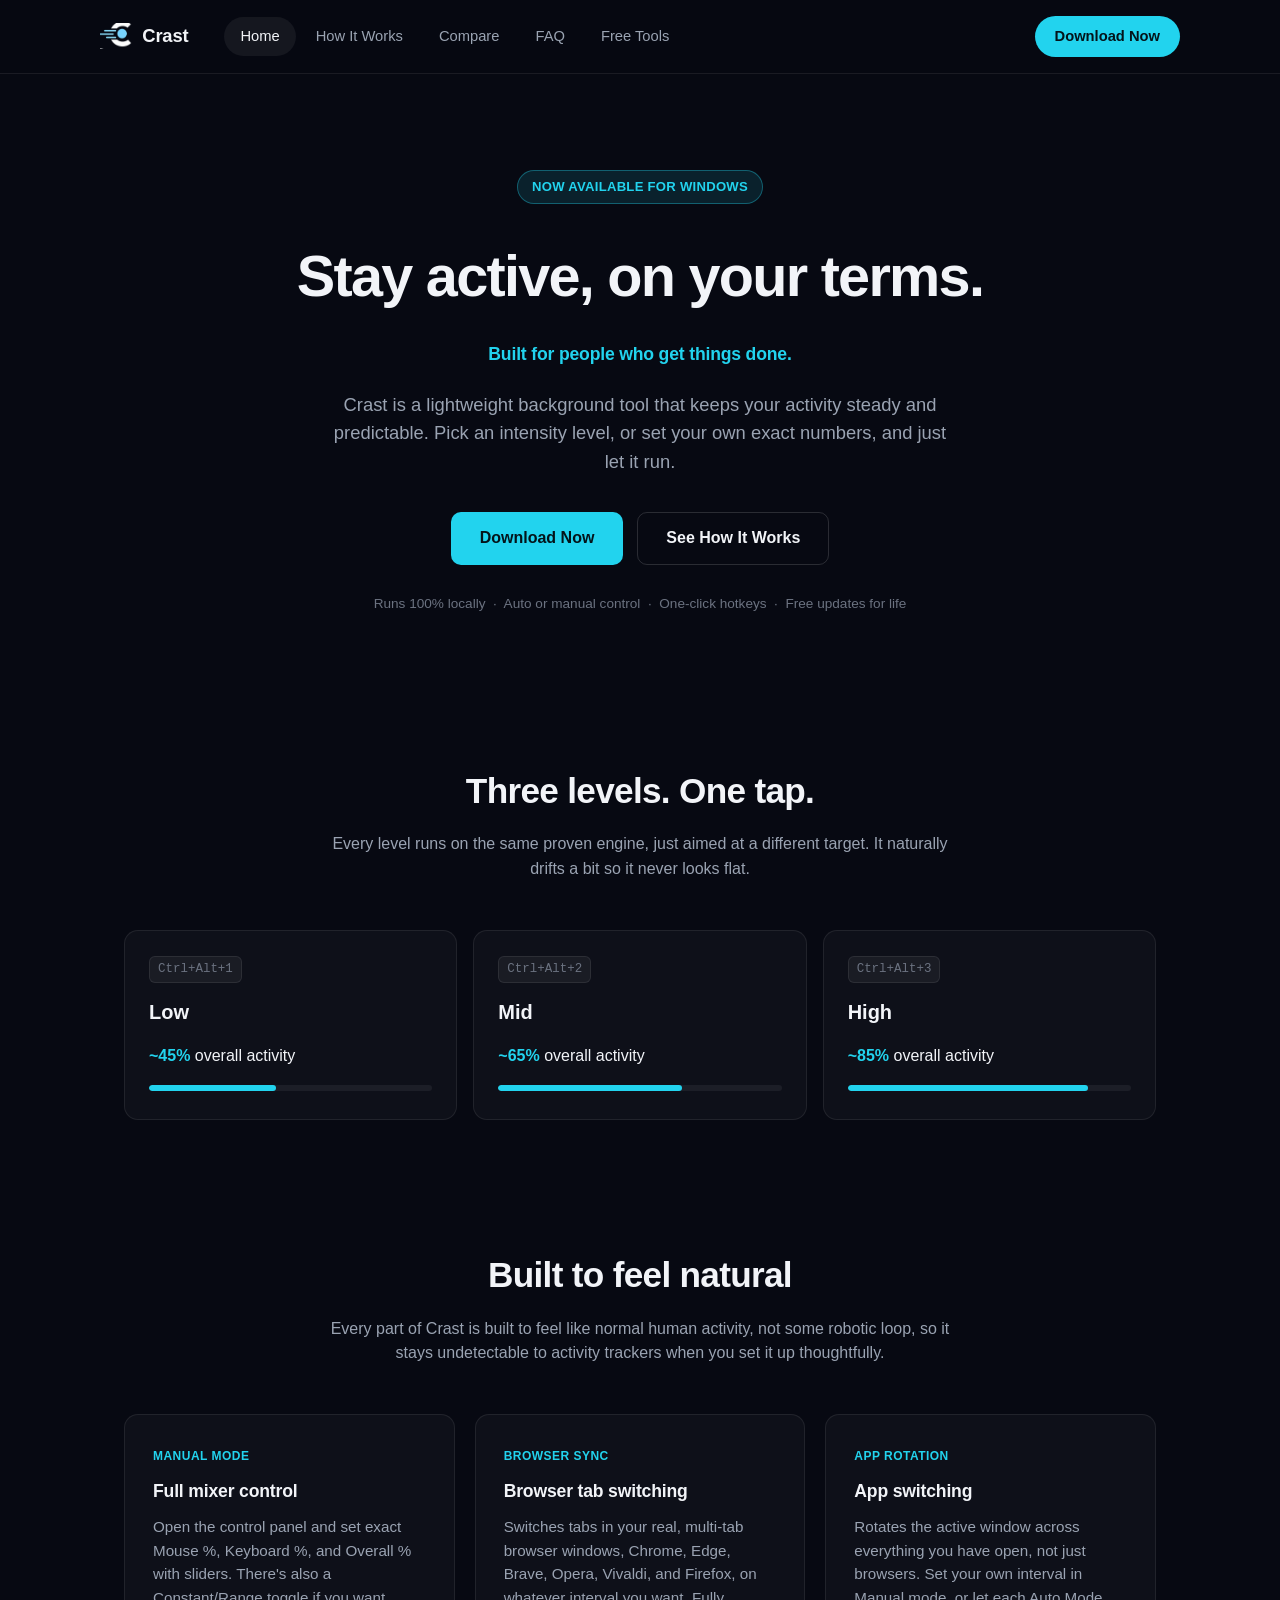
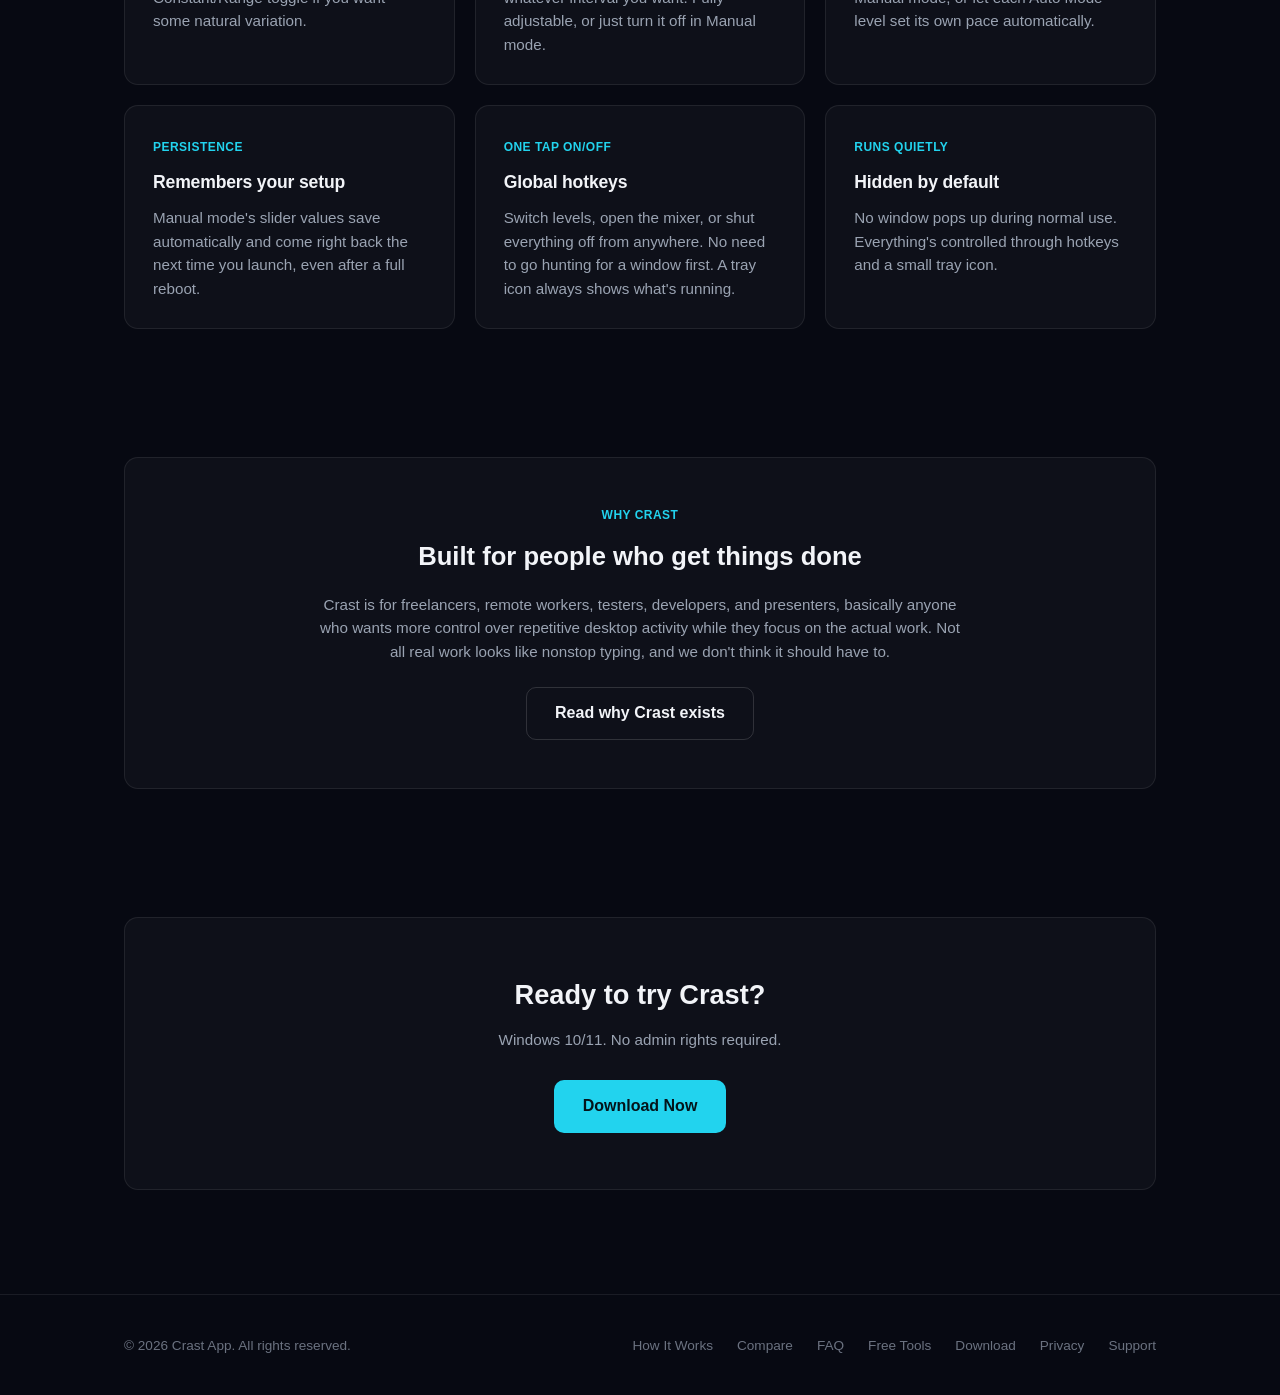
<file: index.html>
<!doctype html>
<html lang="en">
<head>
  <meta charset="utf-8">
  <meta name="viewport" content="width=device-width, initial-scale=1">
  <title>Crast | Stay active, on your terms</title>
  <meta name="description" content="Crast is a lightweight Windows activity tool built to stay undetectable on activity trackers when set up correctly, with auto intensity presets, a full manual control panel, and free updates for life.">
  <link rel="canonical" href="https://crastapp.com/">
  <meta property="og:type" content="website">
  <meta property="og:site_name" content="Crast">
  <meta property="og:title" content="Crast | Stay active, on your terms">
  <meta property="og:description" content="A lightweight Windows activity tool built to stay undetectable on activity trackers when set up correctly, with auto intensity presets, a full manual control panel, and free updates for life.">
  <meta property="og:url" content="https://crastapp.com/">
  <meta property="og:image" content="https://crastapp.com/assets/og-image.png">
  <meta property="og:image:width" content="1200">
  <meta property="og:image:height" content="630">
  <meta name="twitter:card" content="summary_large_image">
  <meta name="twitter:title" content="Crast | Stay active, on your terms">
  <meta name="twitter:description" content="A lightweight Windows activity tool built to stay undetectable on activity trackers when set up correctly, with auto intensity presets, a full manual control panel, and free updates for life.">
  <meta name="twitter:image" content="https://crastapp.com/assets/og-image.png">
  <link rel="icon" href="favicon.ico" sizes="any">
  <link rel="icon" type="image/png" sizes="32x32" href="assets/favicon-32x32.png">
  <link rel="icon" type="image/png" sizes="16x16" href="assets/favicon-16x16.png">
  <link rel="apple-touch-icon" href="assets/apple-touch-icon.png">
  <link rel="stylesheet" href="assets/style.css">
  <script type="application/ld+json">
  {
    "@context": "https://schema.org",
    "@type": "SoftwareApplication",
    "name": "Crast",
    "url": "https://crastapp.com/",
    "applicationCategory": "UtilitiesApplication",
    "operatingSystem": "Windows 10, Windows 11",
    "description": "A lightweight Windows activity tool built to stay undetectable on activity trackers when set up correctly, with auto intensity presets, a full manual control panel, and free updates for life.",
    "offers": [
      {
        "@type": "Offer",
        "name": "Single license",
        "price": "599",
        "priceCurrency": "PHP"
      },
      {
        "@type": "Offer",
        "name": "Dual license",
        "price": "799",
        "priceCurrency": "PHP"
      }
    ]
  }
  </script>
  <!-- Cloudflare Web Analytics --><script type='module' src='https://static.cloudflareinsights.com/beacon.min.js' data-cf-beacon='{"token": "18711a95cb9c4a1a94b65fb94aa64e3d"}'></script><!-- End Cloudflare Web Analytics -->
</head>
<body>

  <header class="site-header">
    <div class="container nav">
      <a href="index.html" class="brand">
        <img src="assets/logo-mark.png" alt="" class="brand-mark" width="32" height="26">
        Crast
      </a>
      <nav class="nav-tabs">
        <a href="index.html" class="nav-tab active">Home</a>
        <a href="how-it-works.html" class="nav-tab">How It Works</a>
        <a href="alternatives.html" class="nav-tab">Compare</a>
        <a href="faq.html" class="nav-tab">FAQ</a>
        <a href="tools.html" class="nav-tab">Free Tools</a>
      </nav>
      <a href="download.html" class="btn-download-nav">Download Now</a>
    </div>
  </header>

  <main>
    <section class="hero">
      <div class="container">
        <span class="eyebrow">Now available for Windows</span>
        <h1>Stay active, on your terms.</h1>
        <p class="motto">Built for people who get things done.</p>
        <p class="lead">
          Crast is a lightweight background tool that keeps your activity steady and
          predictable. Pick an intensity level, or set your own exact numbers, and just
          let it run.
        </p>
        <div class="hero-actions">
          <a href="download.html" class="btn btn-primary">Download Now</a>
          <a href="how-it-works.html" class="btn btn-secondary">See How It Works</a>
        </div>
        <p style="margin-top:28px; color:var(--text-faint); font-size:0.85rem;">
          Runs 100% locally&nbsp;&nbsp;&middot;&nbsp;&nbsp;Auto or manual control&nbsp;&nbsp;&middot;&nbsp;&nbsp;One-click hotkeys&nbsp;&nbsp;&middot;&nbsp;&nbsp;Free updates for life
        </p>
      </div>
    </section>

    <section id="levels">
      <div class="container">
        <div class="section-head">
          <h2>Three levels. One tap.</h2>
          <p>Every level runs on the same proven engine, just aimed at a different target. It naturally drifts a bit so it never looks flat.</p>
        </div>
        <div class="levels">
          <div class="level-card">
            <span class="hotkey">Ctrl+Alt+1</span>
            <h3>Low</h3>
            <p><span class="pct">~45%</span> overall activity</p>
            <div class="bar"><div class="bar-fill" style="width:45%"></div></div>
          </div>
          <div class="level-card">
            <span class="hotkey">Ctrl+Alt+2</span>
            <h3>Mid</h3>
            <p><span class="pct">~65%</span> overall activity</p>
            <div class="bar"><div class="bar-fill" style="width:65%"></div></div>
          </div>
          <div class="level-card">
            <span class="hotkey">Ctrl+Alt+3</span>
            <h3>High</h3>
            <p><span class="pct">~85%</span> overall activity</p>
            <div class="bar"><div class="bar-fill" style="width:85%"></div></div>
          </div>
        </div>
      </div>
    </section>

    <section id="features">
      <div class="container">
        <div class="section-head">
          <h2>Built to feel natural</h2>
          <p>Every part of Crast is built to feel like normal human activity, not some robotic loop, so it stays
          undetectable to activity trackers when you set it up thoughtfully.</p>
        </div>
        <div class="grid">
          <div class="card">
            <span class="tag">Manual mode</span>
            <h3>Full mixer control</h3>
            <p>Open the control panel and set exact Mouse %, Keyboard %, and Overall % with sliders. There's also a Constant/Range toggle if you want some natural variation.</p>
          </div>
          <div class="card">
            <span class="tag">Browser sync</span>
            <h3>Browser tab switching</h3>
            <p>Switches tabs in your real, multi-tab browser windows, Chrome, Edge, Brave, Opera, Vivaldi, and Firefox, on whatever interval you want. Fully adjustable, or just turn it off in Manual mode.</p>
          </div>
          <div class="card">
            <span class="tag">App rotation</span>
            <h3>App switching</h3>
            <p>Rotates the active window across everything you have open, not just browsers. Set your own interval in Manual mode, or let each Auto Mode level set its own pace automatically.</p>
          </div>
          <div class="card">
            <span class="tag">Persistence</span>
            <h3>Remembers your setup</h3>
            <p>Manual mode's slider values save automatically and come right back the next time you launch, even after a full reboot.</p>
          </div>
          <div class="card">
            <span class="tag">One tap on/off</span>
            <h3>Global hotkeys</h3>
            <p>Switch levels, open the mixer, or shut everything off from anywhere. No need to go hunting for a window first. A tray icon always shows what's running.</p>
          </div>
          <div class="card">
            <span class="tag">Runs quietly</span>
            <h3>Hidden by default</h3>
            <p>No window pops up during normal use. Everything's controlled through hotkeys and a small tray icon.</p>
          </div>
        </div>
      </div>
    </section>

    <section id="mission">
      <div class="container">
        <div class="card" style="padding:48px 40px;">
          <span class="tag" style="display:block; text-align:center;">Why Crast</span>
          <h2 style="text-align:center; margin:0 0 16px; font-size:1.6rem;">Built for people who get things done</h2>
          <p style="text-align:center; max-width:640px; margin:0 auto 24px; color:var(--text-muted);">
            Crast is for freelancers, remote workers, testers, developers, and presenters,
            basically anyone who wants more control over repetitive desktop activity while
            they focus on the actual work. Not all real work looks like nonstop typing, and
            we don't think it should have to.
          </p>
          <div style="text-align:center;">
            <a href="faq.html" class="btn btn-secondary">Read why Crast exists</a>
          </div>
        </div>
      </div>
    </section>

    <section id="cta">
      <div class="container">
        <div class="card" style="text-align:center; padding:56px 32px;">
          <h2 style="margin:0 0 12px; font-size:1.7rem;">Ready to try Crast?</h2>
          <p style="color:var(--text-muted); margin:0 0 28px;">Windows 10/11. No admin rights required.</p>
          <a href="download.html" class="btn btn-primary">Download Now</a>
        </div>
      </div>
    </section>
  </main>

  <footer class="site-footer">
    <div class="container footer-row">
      <span>&copy; 2026 Crast App. All rights reserved.</span>
      <div class="footer-links">
        <a href="how-it-works.html">How It Works</a>
        <a href="alternatives.html">Compare</a>
        <a href="faq.html">FAQ</a>
        <a href="tools.html">Free Tools</a>
        <a href="download.html">Download</a>
        <a href="privacy.html">Privacy</a>
        <a href="mailto:support@crastapp.com">Support</a>
      </div>
    </div>
  </footer>

</body>
</html>
</file>
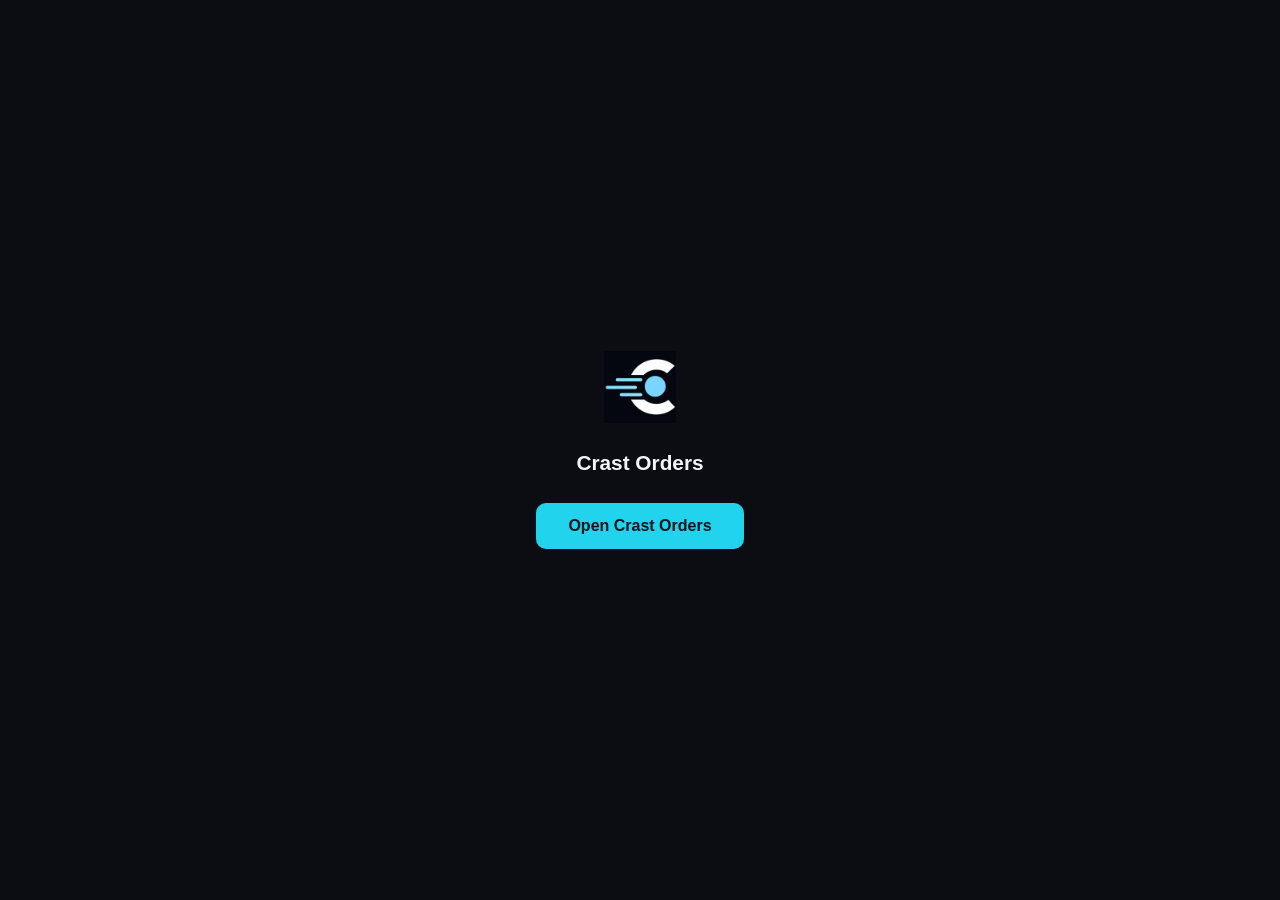
<file: admin.html>
<!doctype html>
<html lang="en">
<head>
  <meta charset="utf-8">
  <meta name="viewport" content="width=device-width, initial-scale=1, viewport-fit=cover">
  <title>Crast Orders</title>
  <meta name="robots" content="noindex, nofollow">
  <meta name="theme-color" content="#0b0d12">
  <meta name="apple-mobile-web-app-capable" content="yes">
  <meta name="apple-mobile-web-app-status-bar-style" content="black-translucent">
  <meta name="apple-mobile-web-app-title" content="Crast Orders">
  <link rel="apple-touch-icon" href="assets/apple-touch-icon.png">
  <link rel="icon" href="favicon.ico">
  <link rel="manifest" href="admin-manifest.json">
  <style>
    body {
      margin: 0;
      min-height: 100vh;
      display: flex;
      flex-direction: column;
      align-items: center;
      justify-content: center;
      gap: 28px;
      background: #0b0d12;
      color: #9aa3b8;
      font-family: -apple-system, BlinkMacSystemFont, "Segoe UI", sans-serif;
      text-align: center;
      padding: 24px;
      box-sizing: border-box;
    }
    img { width: 72px; height: 72px; }
    h1 { color: #f2f4f8; font-size: 1.3rem; margin: 0; }
    a.open {
      display: inline-flex;
      align-items: center;
      justify-content: center;
      background: #22d3ee;
      color: #04141a;
      font-weight: 600;
      font-size: 1rem;
      padding: 14px 32px;
      border-radius: 10px;
      text-decoration: none;
    }
  </style>
</head>
<body>
  <img src="assets/apple-touch-icon.png" alt="">
  <h1>Crast Orders</h1>
  <a class="open" href="https://script.google.com/macros/s/AKfycbw_q_NMitaF4ucBVuEu8rAblSs8FJuZ9FqOpXKXytxTbZnnwc8phaEbYgIwPeof2IY/exec?action=admin">Open Crast Orders</a>
</body>
</html>
</file>
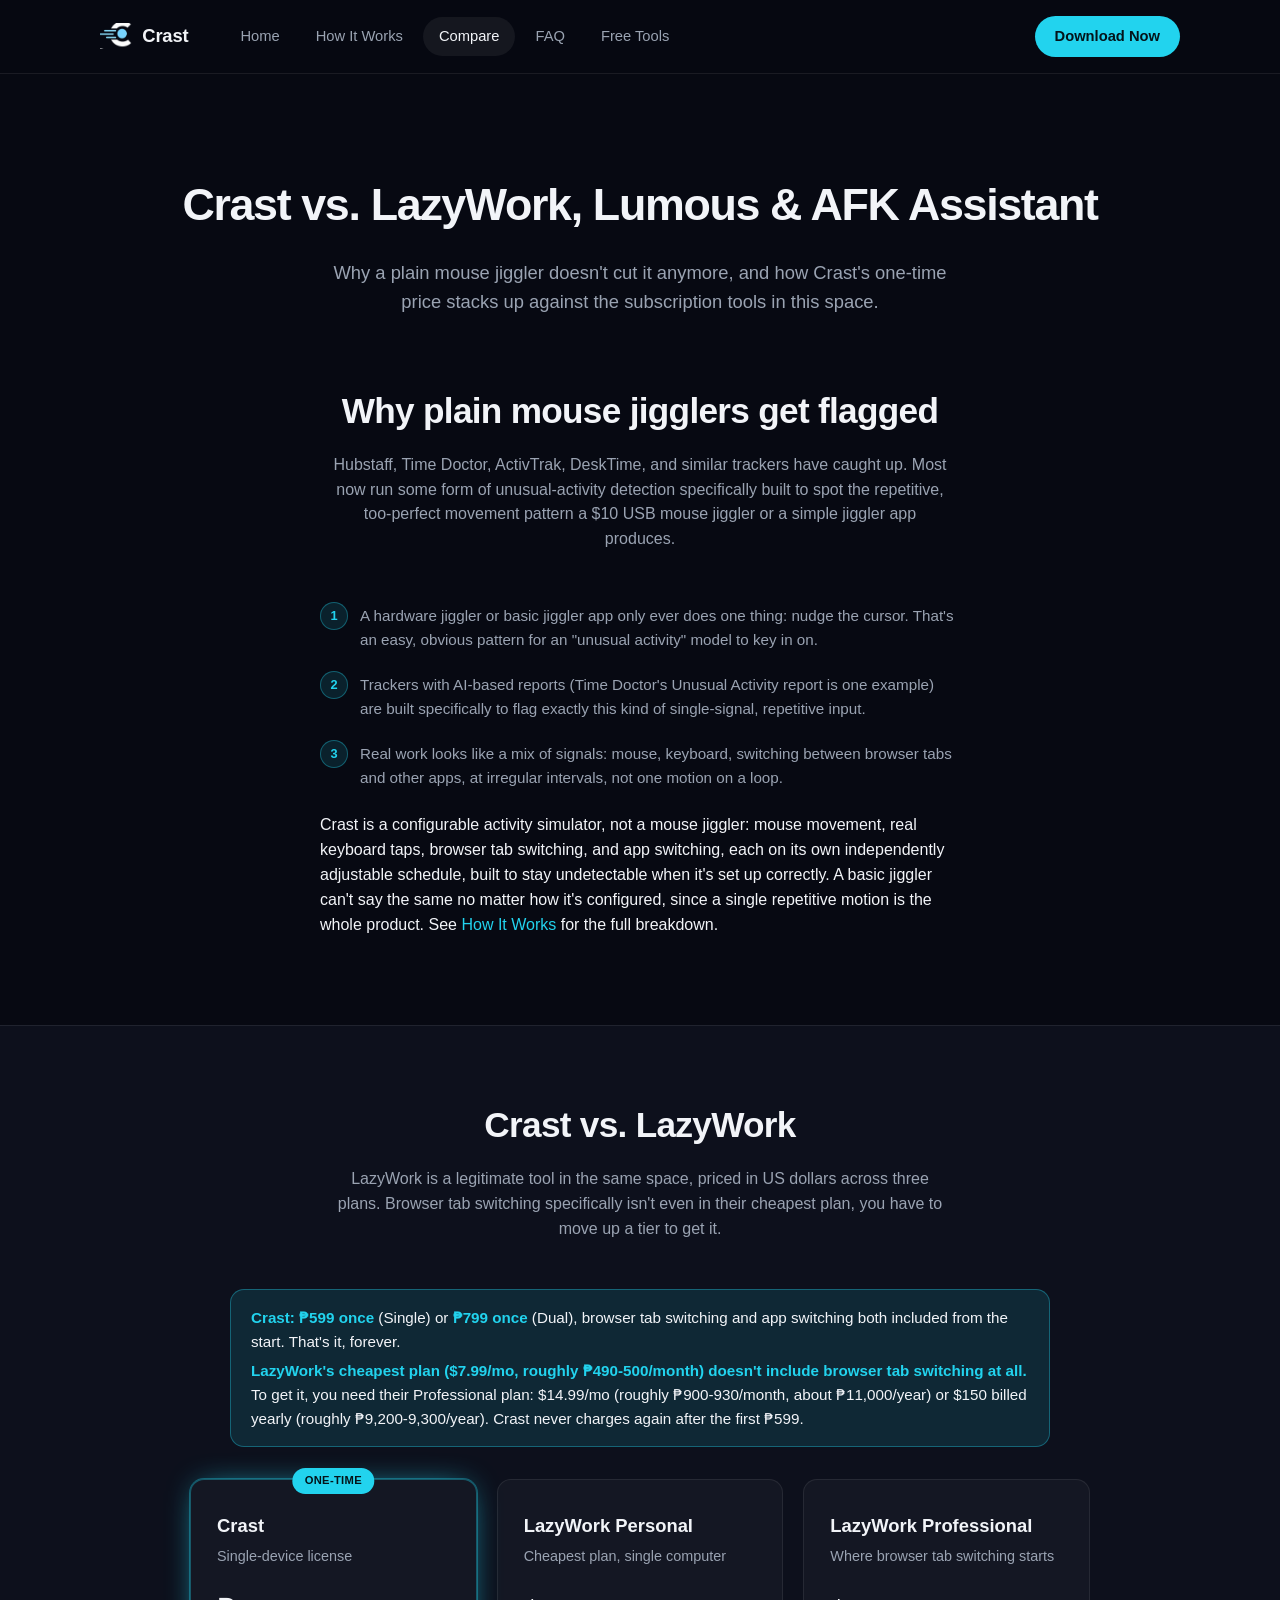
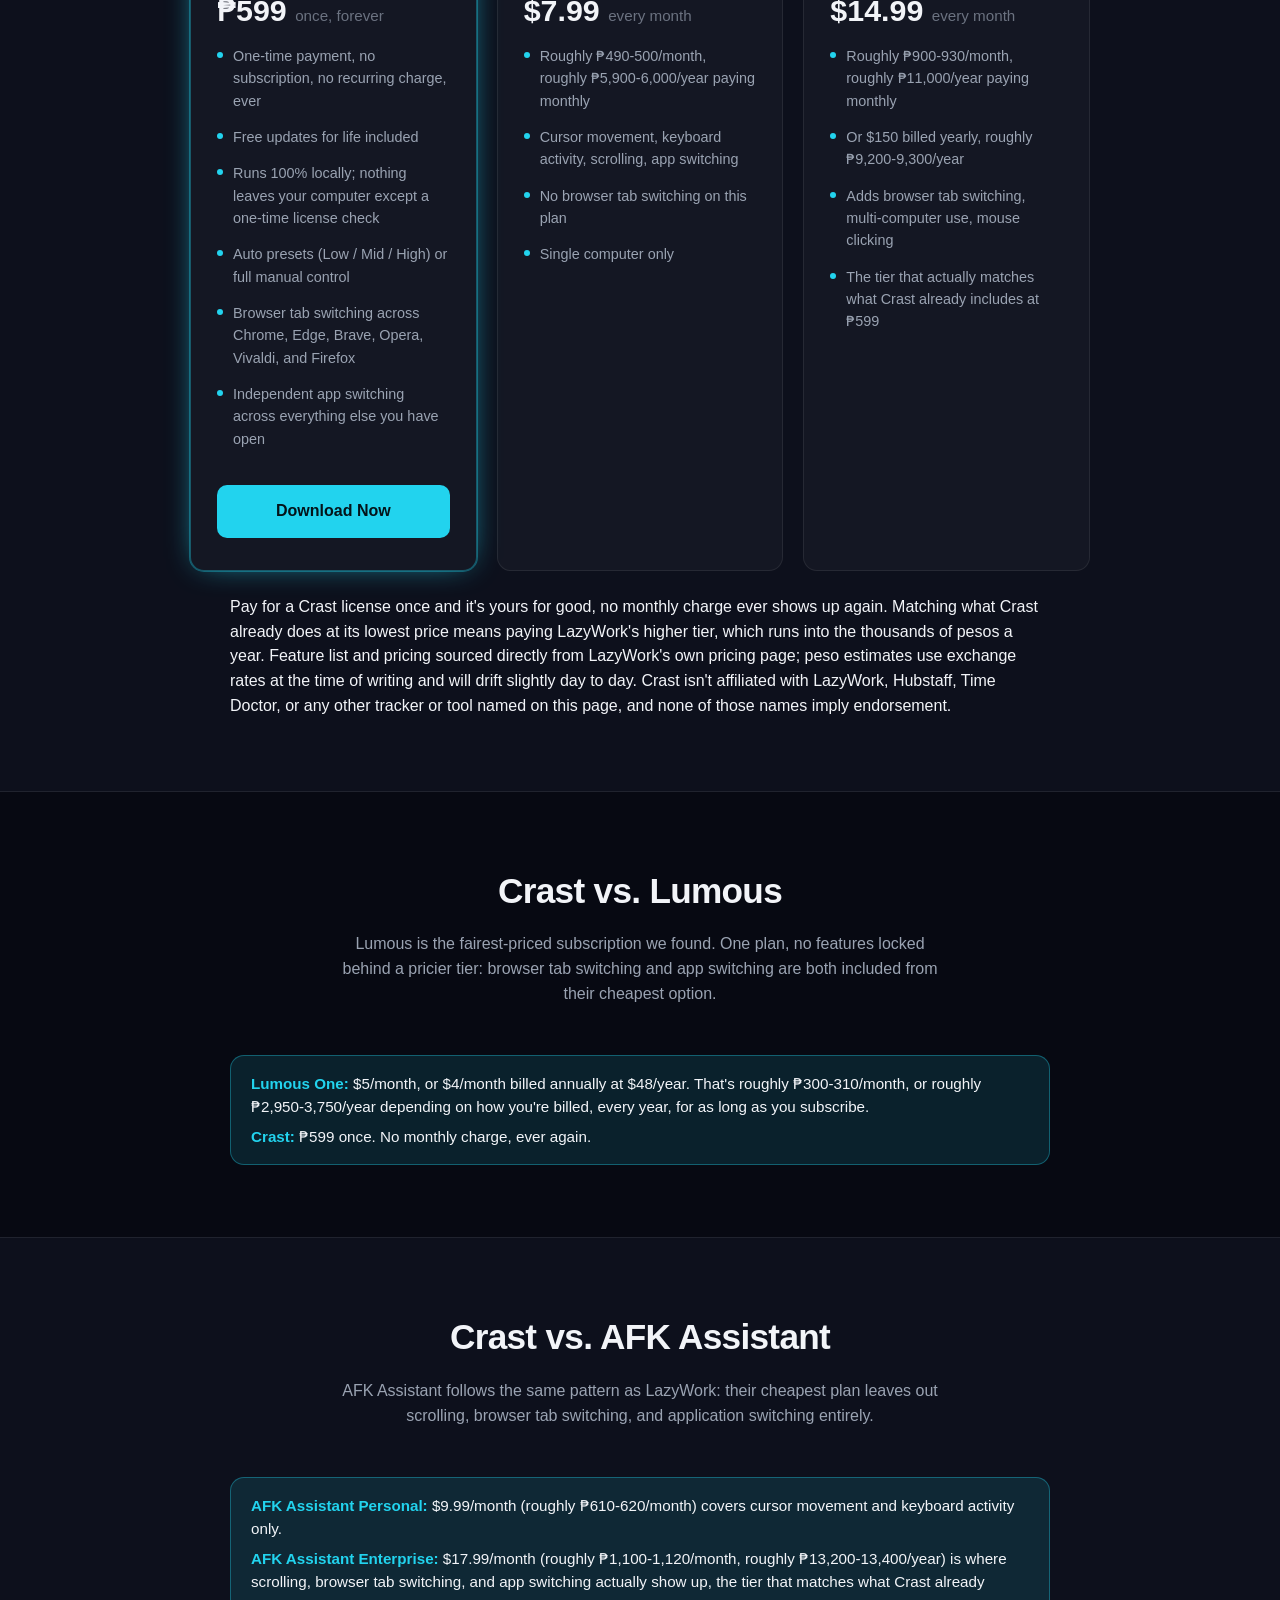
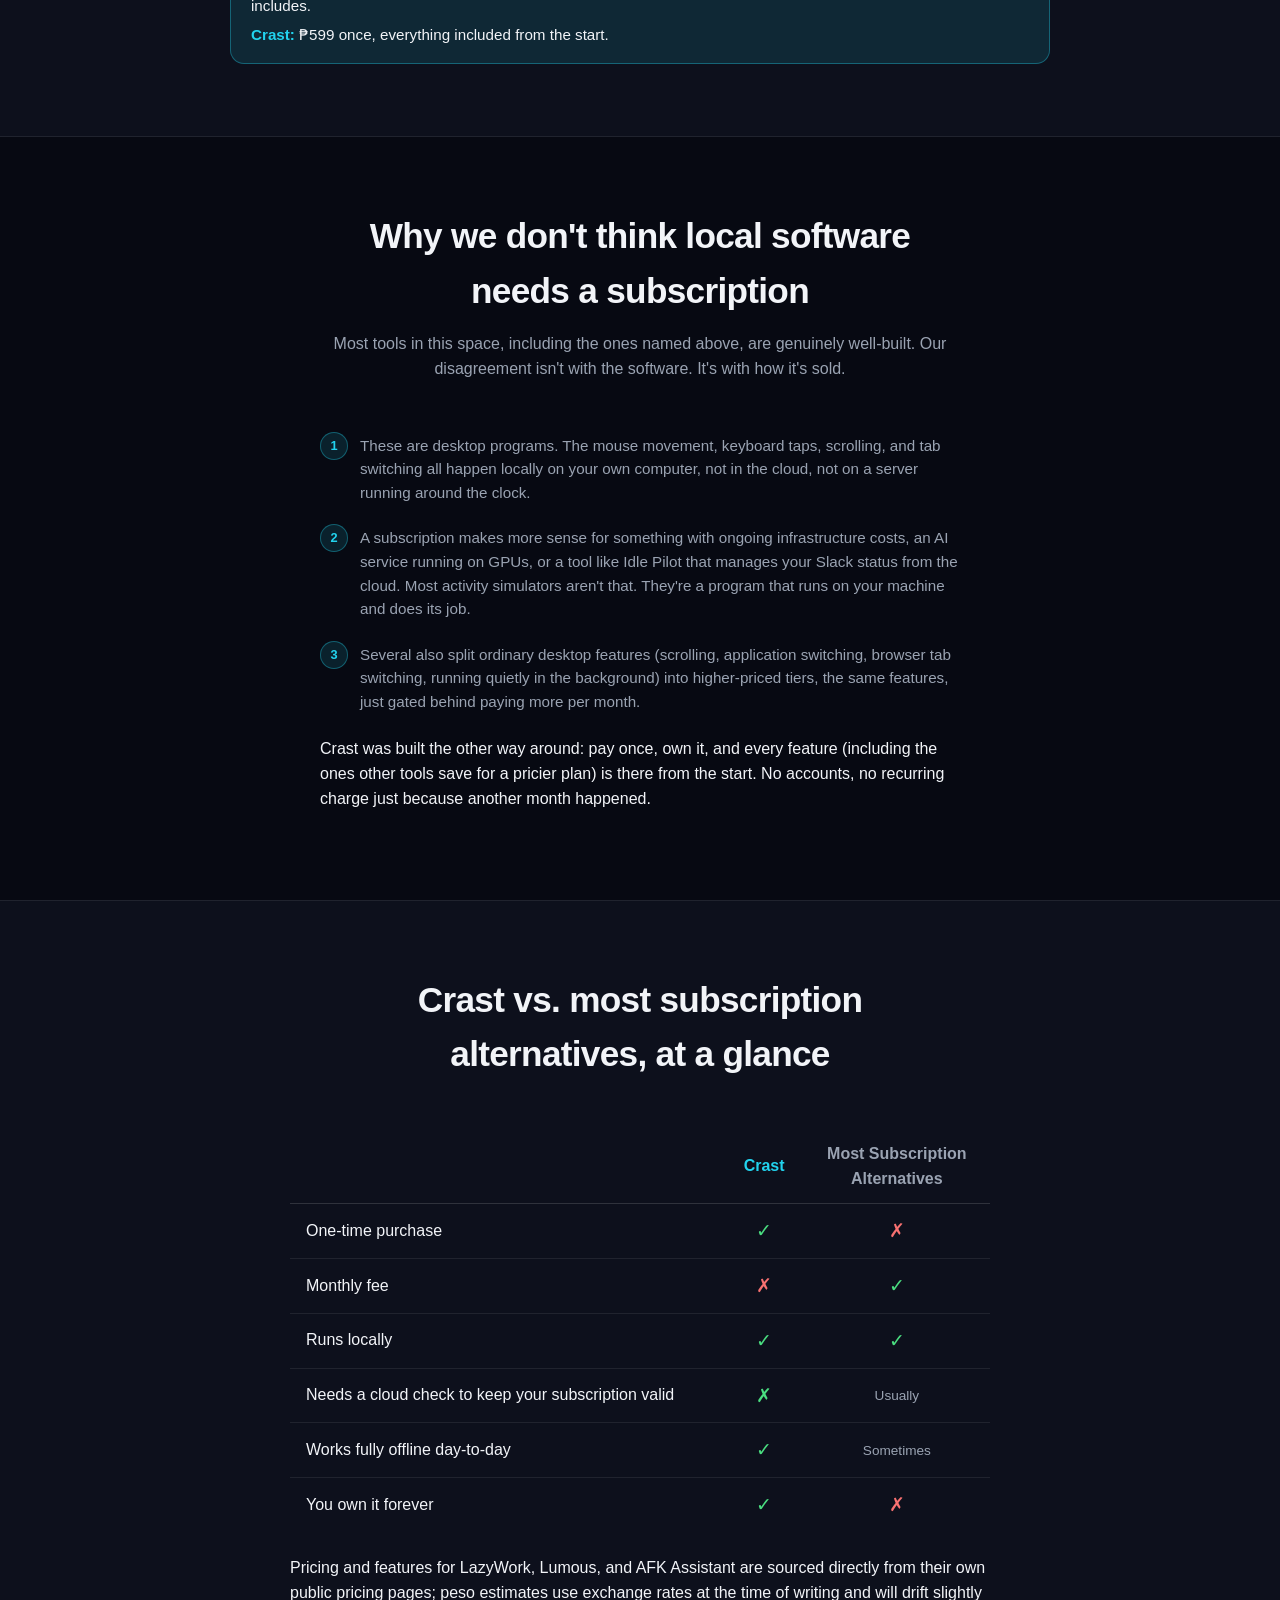
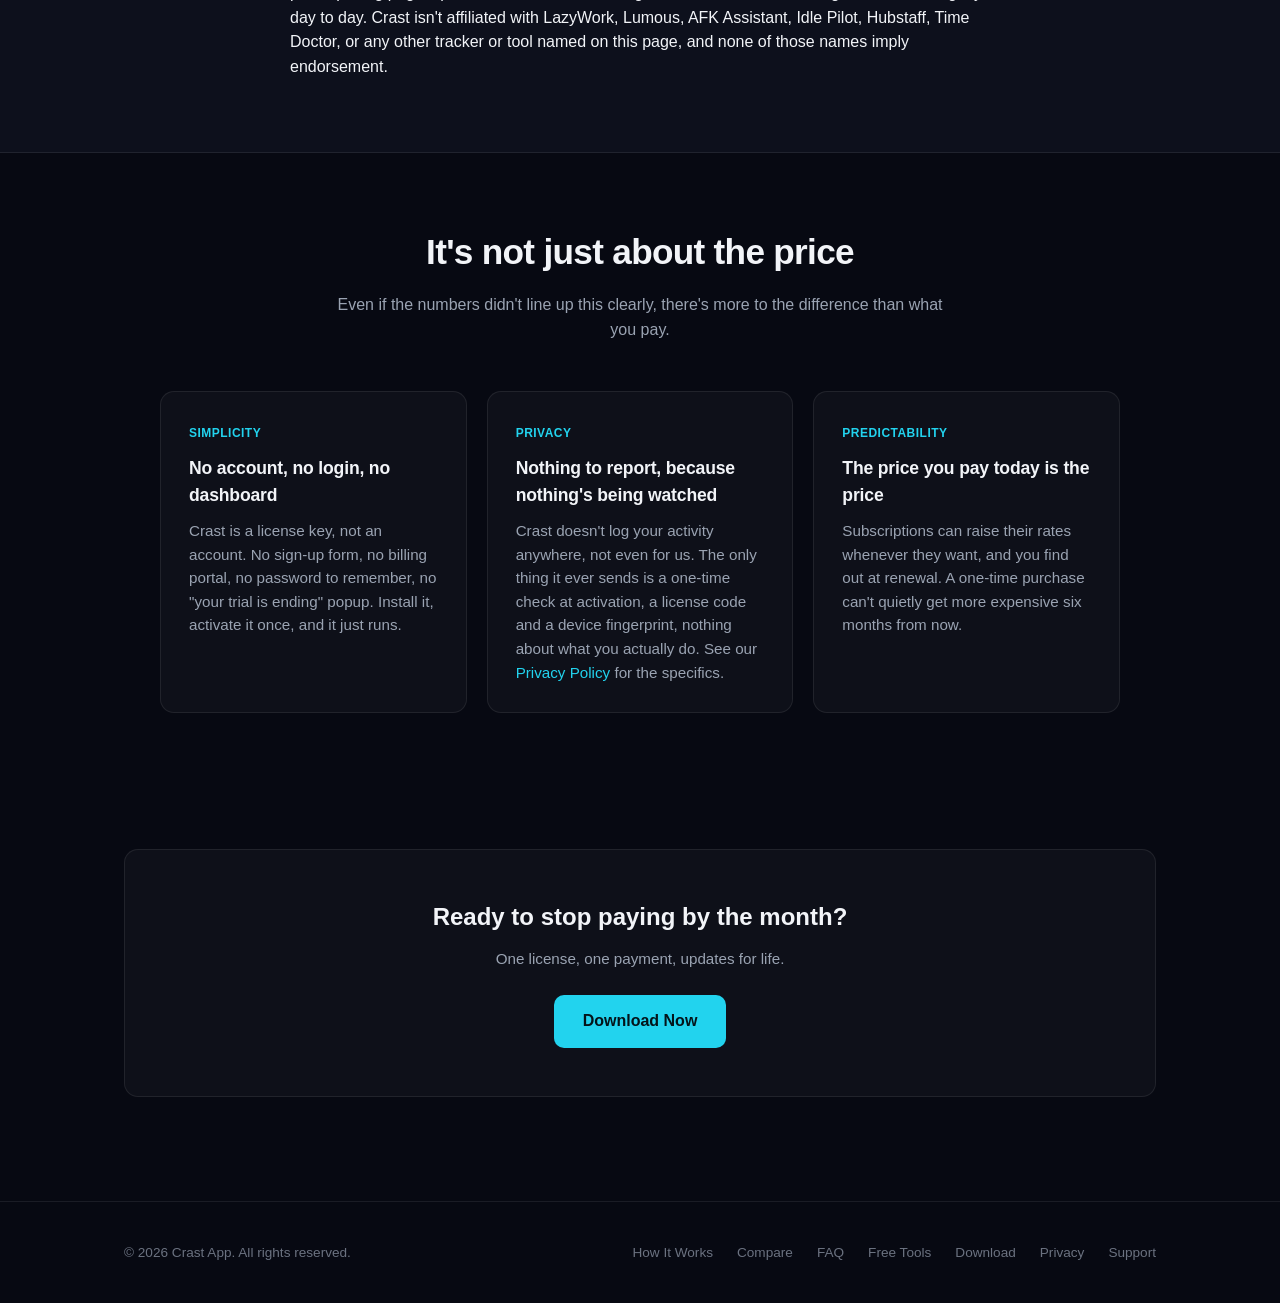
<file: alternatives.html>
<!doctype html>
<html lang="en">
<head>
  <meta charset="utf-8">
  <meta name="viewport" content="width=device-width, initial-scale=1">
  <title>Crast vs. LazyWork, Lumous & AFK Assistant | Crast</title>
  <meta name="description" content="Why plain mouse jigglers get flagged, and how Crast's one-time price compares to LazyWork, Lumous, and AFK Assistant's monthly subscriptions.">
  <link rel="canonical" href="https://crastapp.com/alternatives.html">
  <meta property="og:type" content="website">
  <meta property="og:site_name" content="Crast">
  <meta property="og:title" content="Crast vs. LazyWork, Lumous & AFK Assistant">
  <meta property="og:description" content="Why plain mouse jigglers get flagged, and how Crast's one-time price compares to LazyWork, Lumous, and AFK Assistant's monthly subscriptions.">
  <meta property="og:url" content="https://crastapp.com/alternatives.html">
  <meta property="og:image" content="https://crastapp.com/assets/og-image.png">
  <meta property="og:image:width" content="1200">
  <meta property="og:image:height" content="630">
  <meta name="twitter:card" content="summary_large_image">
  <meta name="twitter:title" content="Crast vs. LazyWork, Lumous & AFK Assistant">
  <meta name="twitter:description" content="Why plain mouse jigglers get flagged, and how Crast's one-time price compares to LazyWork, Lumous, and AFK Assistant's monthly subscriptions.">
  <meta name="twitter:image" content="https://crastapp.com/assets/og-image.png">
  <link rel="icon" href="favicon.ico" sizes="any">
  <link rel="icon" type="image/png" sizes="32x32" href="assets/favicon-32x32.png">
  <link rel="icon" type="image/png" sizes="16x16" href="assets/favicon-16x16.png">
  <link rel="apple-touch-icon" href="assets/apple-touch-icon.png">
  <link rel="stylesheet" href="assets/style.css">
  <!-- Cloudflare Web Analytics --><script type='module' src='https://static.cloudflareinsights.com/beacon.min.js' data-cf-beacon='{"token": "18711a95cb9c4a1a94b65fb94aa64e3d"}'></script><!-- End Cloudflare Web Analytics -->
</head>
<body>

  <header class="site-header">
    <div class="container nav">
      <a href="index.html" class="brand">
        <img src="assets/logo-mark.png" alt="" class="brand-mark" width="32" height="26">
        Crast
      </a>
      <nav class="nav-tabs">
        <a href="index.html" class="nav-tab">Home</a>
        <a href="how-it-works.html" class="nav-tab">How It Works</a>
        <a href="alternatives.html" class="nav-tab active">Compare</a>
        <a href="faq.html" class="nav-tab">FAQ</a>
        <a href="tools.html" class="nav-tab">Free Tools</a>
      </nav>
      <a href="download.html" class="btn-download-nav">Download Now</a>
    </div>
  </header>

  <main>
    <section class="hero" style="padding-bottom:32px;">
      <div class="container">
        <h1 style="font-size:clamp(2rem,4vw,2.8rem);">Crast vs. LazyWork, Lumous & AFK Assistant</h1>
        <p class="lead">Why a plain mouse jiggler doesn't cut it anymore, and how Crast's one-time price stacks up against the subscription tools in this space.</p>
      </div>
    </section>

    <section class="guide-section" style="padding-top:0;">
      <div class="container">
        <div class="section-head">
          <h2>Why plain mouse jigglers get flagged</h2>
          <p>Hubstaff, Time Doctor, ActivTrak, DeskTime, and similar trackers have caught up. Most now run some
          form of unusual-activity detection specifically built to spot the repetitive, too-perfect movement
          pattern a $10 USB mouse jiggler or a simple jiggler app produces.</p>
        </div>
        <div style="max-width:640px; margin:0 auto;">
          <ol class="steps">
            <li>A hardware jiggler or basic jiggler app only ever does one thing: nudge the cursor. That's an
            easy, obvious pattern for an "unusual activity" model to key in on.</li>
            <li>Trackers with AI-based reports (Time Doctor's Unusual Activity report is one example) are built
            specifically to flag exactly this kind of single-signal, repetitive input.</li>
            <li>Real work looks like a mix of signals: mouse, keyboard, switching between browser tabs and
            other apps, at irregular intervals, not one motion on a loop.</li>
          </ol>
          <p class="note">Crast is a configurable activity simulator, not a mouse jiggler: mouse movement, real
          keyboard taps, browser tab switching, and app switching, each on its own independently adjustable
          schedule, built to stay undetectable when it's set up correctly. A basic jiggler can't say the same
          no matter how it's configured, since a single repetitive motion is the whole product. See
          <a href="how-it-works.html" style="color:var(--cyan);">How It Works</a> for the full breakdown.</p>
        </div>
      </div>
    </section>

    <section class="guide-section alt">
      <div class="container">
        <div class="section-head">
          <h2>Crast vs. LazyWork</h2>
          <p>LazyWork is a legitimate tool in the same space, priced in US dollars across three plans. Browser
          tab switching specifically isn't even in their cheapest plan, you have to move up a tier to get it.</p>
        </div>

        <div class="notice" style="max-width:820px; margin:0 auto 32px; flex-direction:column; align-items:flex-start; gap:6px;">
          <div><strong>Crast: &#8369;599 once</strong> (Single) or <strong>&#8369;799 once</strong> (Dual), browser
          tab switching and app switching both included from the start. That's it, forever.</div>
          <div><strong>LazyWork's cheapest plan ($7.99/mo, roughly &#8369;490-500/month) doesn't include browser
          tab switching at all.</strong> To get it, you need their Professional plan: $14.99/mo (roughly
          &#8369;900-930/month, about &#8369;11,000/year) or $150 billed yearly (roughly &#8369;9,200-9,300/year).
          Crast never charges again after the first &#8369;599.</div>
        </div>

        <div class="tiers" style="max-width:900px; margin:0 auto;">
          <div class="tier featured">
            <div class="tier-badge">One-time</div>
            <h3>Crast</h3>
            <div class="devices">Single-device license</div>
            <div class="price">&#8369;599 <span>once, forever</span></div>
            <ul>
              <li>One-time payment, no subscription, no recurring charge, ever</li>
              <li>Free updates for life included</li>
              <li>Runs 100% locally; nothing leaves your computer except a one-time license check</li>
              <li>Auto presets (Low / Mid / High) or full manual control</li>
              <li>Browser tab switching across Chrome, Edge, Brave, Opera, Vivaldi, and Firefox</li>
              <li>Independent app switching across everything else you have open</li>
            </ul>
            <a href="download.html" class="btn btn-primary" style="width:100%; box-sizing:border-box; text-align:center;">Download Now</a>
          </div>
          <div class="tier">
            <h3>LazyWork Personal</h3>
            <div class="devices">Cheapest plan, single computer</div>
            <div class="price">$7.99 <span>every month</span></div>
            <ul>
              <li>Roughly &#8369;490-500/month, roughly &#8369;5,900-6,000/year paying monthly</li>
              <li>Cursor movement, keyboard activity, scrolling, app switching</li>
              <li>No browser tab switching on this plan</li>
              <li>Single computer only</li>
            </ul>
          </div>
          <div class="tier">
            <h3>LazyWork Professional</h3>
            <div class="devices">Where browser tab switching starts</div>
            <div class="price">$14.99 <span>every month</span></div>
            <ul>
              <li>Roughly &#8369;900-930/month, roughly &#8369;11,000/year paying monthly</li>
              <li>Or $150 billed yearly, roughly &#8369;9,200-9,300/year</li>
              <li>Adds browser tab switching, multi-computer use, mouse clicking</li>
              <li>The tier that actually matches what Crast already includes at &#8369;599</li>
            </ul>
          </div>
        </div>
        <p class="note" style="max-width:820px; margin:24px auto 0;">Pay for a Crast license once and it's yours
        for good, no monthly charge ever shows up again. Matching what Crast already does at its lowest price
        means paying LazyWork's higher tier, which runs into the thousands of pesos a year. Feature list and
        pricing sourced directly from LazyWork's own pricing page; peso estimates use exchange rates at the
        time of writing and will drift slightly day to day. Crast isn't affiliated with LazyWork, Hubstaff, Time
        Doctor, or any other tracker or tool named on this page, and none of those names imply endorsement.</p>
      </div>
    </section>

    <section class="guide-section">
      <div class="container">
        <div class="section-head">
          <h2>Crast vs. Lumous</h2>
          <p>Lumous is the fairest-priced subscription we found. One plan, no features locked behind a pricier
          tier: browser tab switching and app switching are both included from their cheapest option.</p>
        </div>
        <div class="notice" style="max-width:820px; margin:0 auto; flex-direction:column; align-items:flex-start; gap:6px;">
          <div><strong>Lumous One:</strong> $5/month, or $4/month billed annually at $48/year. That's roughly
          &#8369;300-310/month, or roughly &#8369;2,950-3,750/year depending on how you're billed, every year, for
          as long as you subscribe.</div>
          <div><strong>Crast:</strong> &#8369;599 once. No monthly charge, ever again.</div>
        </div>
      </div>
    </section>

    <section class="guide-section alt">
      <div class="container">
        <div class="section-head">
          <h2>Crast vs. AFK Assistant</h2>
          <p>AFK Assistant follows the same pattern as LazyWork: their cheapest plan leaves out scrolling,
          browser tab switching, and application switching entirely.</p>
        </div>
        <div class="notice" style="max-width:820px; margin:0 auto; flex-direction:column; align-items:flex-start; gap:6px;">
          <div><strong>AFK Assistant Personal:</strong> $9.99/month (roughly &#8369;610-620/month) covers cursor
          movement and keyboard activity only.</div>
          <div><strong>AFK Assistant Enterprise:</strong> $17.99/month (roughly &#8369;1,100-1,120/month, roughly
          &#8369;13,200-13,400/year) is where scrolling, browser tab switching, and app switching actually show up,
          the tier that matches what Crast already includes.</div>
          <div><strong>Crast:</strong> &#8369;599 once, everything included from the start.</div>
        </div>
      </div>
    </section>

    <section class="guide-section">
      <div class="container">
        <div class="section-head">
          <h2>Why we don't think local software needs a subscription</h2>
          <p>Most tools in this space, including the ones named above, are genuinely well-built. Our disagreement
          isn't with the software. It's with how it's sold.</p>
        </div>
        <div style="max-width:640px; margin:0 auto;">
          <ol class="steps">
            <li>These are desktop programs. The mouse movement, keyboard taps, scrolling, and tab switching all
            happen locally on your own computer, not in the cloud, not on a server running around the clock.</li>
            <li>A subscription makes more sense for something with ongoing infrastructure costs, an AI service
            running on GPUs, or a tool like Idle Pilot that manages your Slack status from the cloud. Most
            activity simulators aren't that. They're a program that runs on your machine and does its job.</li>
            <li>Several also split ordinary desktop features (scrolling, application switching, browser tab
            switching, running quietly in the background) into higher-priced tiers, the same features, just
            gated behind paying more per month.</li>
          </ol>
          <p class="note">Crast was built the other way around: pay once, own it, and every feature (including
          the ones other tools save for a pricier plan) is there from the start. No accounts, no recurring
          charge just because another month happened.</p>
        </div>
      </div>
    </section>

    <section class="guide-section alt">
      <div class="container">
        <div class="section-head">
          <h2>Crast vs. most subscription alternatives, at a glance</h2>
        </div>
        <div style="overflow-x:auto; max-width:700px; margin:0 auto;">
          <table style="width:100%; border-collapse:collapse; min-width:480px;">
            <thead>
              <tr style="border-bottom:1px solid var(--border-strong);">
                <th style="text-align:left; padding:12px 16px; color:var(--text-muted); font-weight:600; font-size:0.9rem;"></th>
                <th style="text-align:center; padding:12px 16px; color:var(--cyan); font-weight:700;">Crast</th>
                <th style="text-align:center; padding:12px 16px; color:var(--text-muted); font-weight:600;">Most Subscription<br>Alternatives</th>
              </tr>
            </thead>
            <tbody>
              <tr style="border-bottom:1px solid var(--border);">
                <td style="padding:12px 16px; color:var(--text);">One-time purchase</td>
                <td style="text-align:center; padding:12px 16px; color:#4ade80; font-size:1.2rem;">&#10003;</td>
                <td style="text-align:center; padding:12px 16px; color:#f87171; font-size:1.2rem;">&#10007;</td>
              </tr>
              <tr style="border-bottom:1px solid var(--border);">
                <td style="padding:12px 16px; color:var(--text);">Monthly fee</td>
                <td style="text-align:center; padding:12px 16px; color:#f87171; font-size:1.2rem;">&#10007;</td>
                <td style="text-align:center; padding:12px 16px; color:#4ade80; font-size:1.2rem;">&#10003;</td>
              </tr>
              <tr style="border-bottom:1px solid var(--border);">
                <td style="padding:12px 16px; color:var(--text);">Runs locally</td>
                <td style="text-align:center; padding:12px 16px; color:#4ade80; font-size:1.2rem;">&#10003;</td>
                <td style="text-align:center; padding:12px 16px; color:#4ade80; font-size:1.2rem;">&#10003;</td>
              </tr>
              <tr style="border-bottom:1px solid var(--border);">
                <td style="padding:12px 16px; color:var(--text);">Needs a cloud check to keep your subscription valid</td>
                <td style="text-align:center; padding:12px 16px; color:#4ade80; font-size:1.2rem;">&#10007;</td>
                <td style="text-align:center; padding:12px 16px; color:var(--text-muted); font-size:0.85rem;">Usually</td>
              </tr>
              <tr style="border-bottom:1px solid var(--border);">
                <td style="padding:12px 16px; color:var(--text);">Works fully offline day-to-day</td>
                <td style="text-align:center; padding:12px 16px; color:#4ade80; font-size:1.2rem;">&#10003;</td>
                <td style="text-align:center; padding:12px 16px; color:var(--text-muted); font-size:0.85rem;">Sometimes</td>
              </tr>
              <tr>
                <td style="padding:12px 16px; color:var(--text);">You own it forever</td>
                <td style="text-align:center; padding:12px 16px; color:#4ade80; font-size:1.2rem;">&#10003;</td>
                <td style="text-align:center; padding:12px 16px; color:#f87171; font-size:1.2rem;">&#10007;</td>
              </tr>
            </tbody>
          </table>
        </div>
        <p class="note" style="max-width:700px; margin:24px auto 0;">Pricing and features for LazyWork, Lumous,
        and AFK Assistant are sourced directly from their own public pricing pages; peso estimates use exchange
        rates at the time of writing and will drift slightly day to day. Crast isn't affiliated with LazyWork,
        Lumous, AFK Assistant, Idle Pilot, Hubstaff, Time Doctor, or any other tracker or tool named on this
        page, and none of those names imply endorsement.</p>
      </div>
    </section>

    <section class="guide-section">
      <div class="container">
        <div class="section-head">
          <h2>It's not just about the price</h2>
          <p>Even if the numbers didn't line up this clearly, there's more to the difference than what you pay.</p>
        </div>
        <div class="grid" style="max-width:960px; margin:0 auto;">
          <div class="card">
            <span class="tag">Simplicity</span>
            <h3>No account, no login, no dashboard</h3>
            <p>Crast is a license key, not an account. No sign-up form, no billing portal, no password to
            remember, no "your trial is ending" popup. Install it, activate it once, and it just runs.</p>
          </div>
          <div class="card">
            <span class="tag">Privacy</span>
            <h3>Nothing to report, because nothing's being watched</h3>
            <p>Crast doesn't log your activity anywhere, not even for us. The only thing it ever sends is a
            one-time check at activation, a license code and a device fingerprint, nothing about what you
            actually do. See our <a href="privacy.html" style="color:var(--cyan);">Privacy Policy</a> for the
            specifics.</p>
          </div>
          <div class="card">
            <span class="tag">Predictability</span>
            <h3>The price you pay today is the price</h3>
            <p>Subscriptions can raise their rates whenever they want, and you find out at renewal. A one-time
            purchase can't quietly get more expensive six months from now.</p>
          </div>
        </div>
      </div>
    </section>

    <section>
      <div class="container">
        <div class="card" style="text-align:center; padding:48px 32px;">
          <h2 style="margin:0 0 12px; font-size:1.5rem;">Ready to stop paying by the month?</h2>
          <p style="color:var(--text-muted); margin:0 0 24px;">One license, one payment, updates for life.</p>
          <a href="download.html" class="btn btn-primary">Download Now</a>
        </div>
      </div>
    </section>
  </main>

  <footer class="site-footer">
    <div class="container footer-row">
      <span>&copy; 2026 Crast App. All rights reserved.</span>
      <div class="footer-links">
        <a href="how-it-works.html">How It Works</a>
        <a href="alternatives.html">Compare</a>
        <a href="faq.html">FAQ</a>
        <a href="tools.html">Free Tools</a>
        <a href="download.html">Download</a>
        <a href="privacy.html">Privacy</a>
        <a href="mailto:support@crastapp.com">Support</a>
      </div>
    </div>
  </footer>

</body>
</html>
</file>
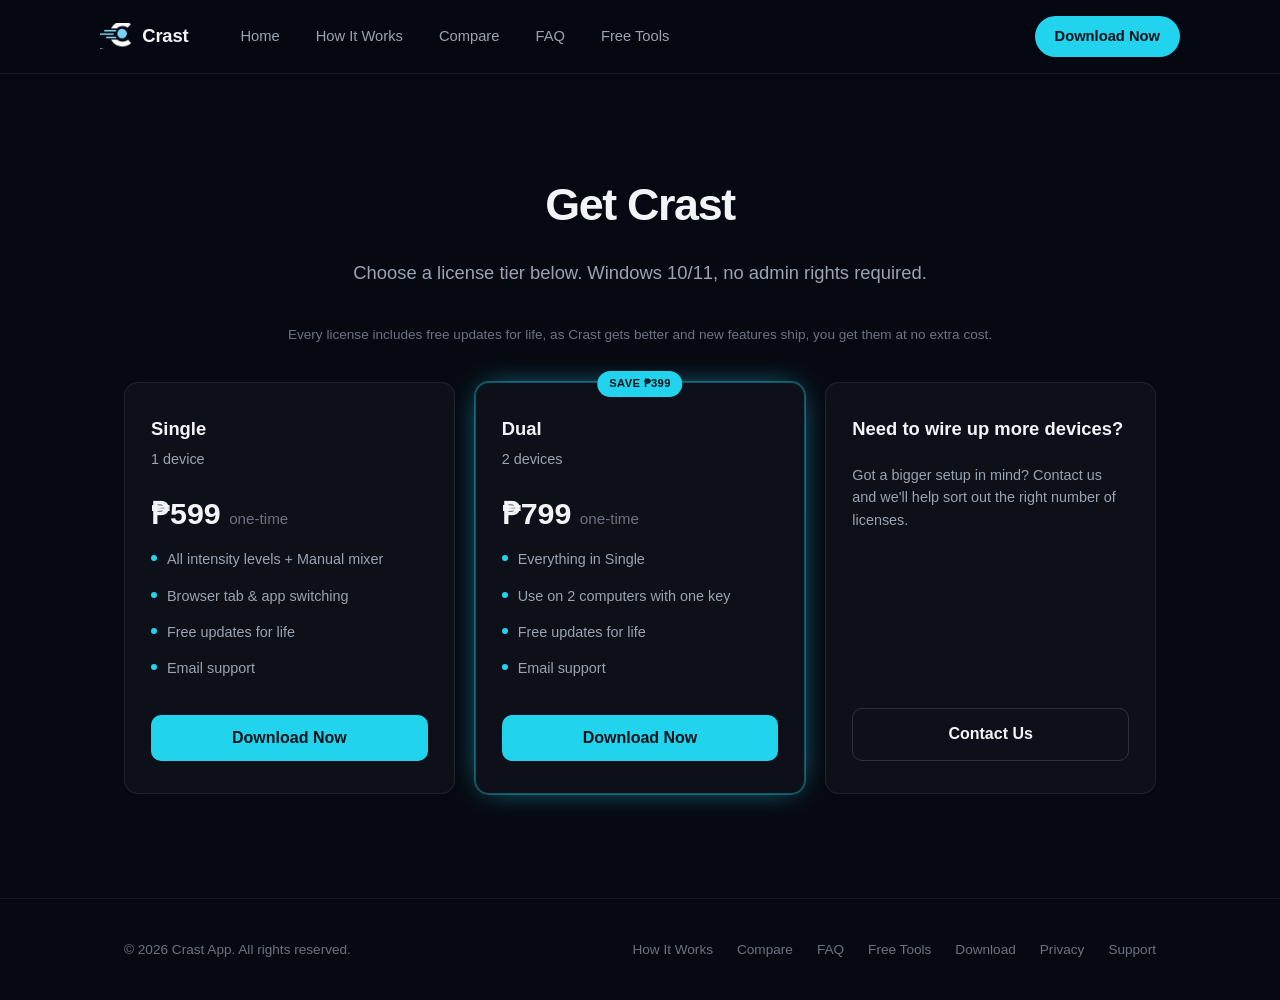
<file: download.html>
<!doctype html>
<html lang="en">
<head>
  <meta charset="utf-8">
  <meta name="viewport" content="width=device-width, initial-scale=1">
  <title>Download | Crast</title>
  <meta name="description" content="Download Crast for Windows. Single and Dual license tiers, free updates for life, no admin rights required.">
  <link rel="canonical" href="https://crastapp.com/download.html">
  <meta property="og:type" content="website">
  <meta property="og:site_name" content="Crast">
  <meta property="og:title" content="Download | Crast">
  <meta property="og:description" content="Download Crast for Windows. Single and Dual license tiers, free updates for life, no admin rights required.">
  <meta property="og:url" content="https://crastapp.com/download.html">
  <meta property="og:image" content="https://crastapp.com/assets/og-image.png">
  <meta property="og:image:width" content="1200">
  <meta property="og:image:height" content="630">
  <meta name="twitter:card" content="summary_large_image">
  <meta name="twitter:title" content="Download | Crast">
  <meta name="twitter:description" content="Download Crast for Windows. Single and Dual license tiers, free updates for life, no admin rights required.">
  <meta name="twitter:image" content="https://crastapp.com/assets/og-image.png">
  <link rel="icon" href="favicon.ico" sizes="any">
  <link rel="icon" type="image/png" sizes="32x32" href="assets/favicon-32x32.png">
  <link rel="icon" type="image/png" sizes="16x16" href="assets/favicon-16x16.png">
  <link rel="apple-touch-icon" href="assets/apple-touch-icon.png">
  <link rel="stylesheet" href="assets/style.css">
  <!-- Cloudflare Web Analytics --><script type='module' src='https://static.cloudflareinsights.com/beacon.min.js' data-cf-beacon='{"token": "18711a95cb9c4a1a94b65fb94aa64e3d"}'></script><!-- End Cloudflare Web Analytics -->
</head>
<body>

  <header class="site-header">
    <div class="container nav">
      <a href="index.html" class="brand">
        <img src="assets/logo-mark.png" alt="" class="brand-mark" width="32" height="26">
        Crast
      </a>
      <nav class="nav-tabs">
        <a href="index.html" class="nav-tab">Home</a>
        <a href="how-it-works.html" class="nav-tab">How It Works</a>
        <a href="alternatives.html" class="nav-tab">Compare</a>
        <a href="faq.html" class="nav-tab">FAQ</a>
        <a href="tools.html" class="nav-tab">Free Tools</a>
      </nav>
      <a href="download.html" class="btn-download-nav">Download Now</a>
    </div>
  </header>

  <main>
    <section class="hero" style="padding-bottom:24px;">
      <div class="container">
        <h1 style="font-size:clamp(2rem,4vw,2.8rem);">Get Crast</h1>
        <p class="lead">Choose a license tier below. Windows 10/11, no admin rights required.</p>
        <p style="color:var(--text-faint); font-size:0.85rem; margin-top:8px;">Every license includes free updates for life, as Crast gets better and new features ship, you get them at no extra cost.</p>
      </div>
    </section>

    <section style="padding-top:0;">
      <div class="container">
        <div class="tiers">
          <div class="tier">
            <h3>Single</h3>
            <div class="devices">1 device</div>
            <div class="price">&#8369;599 <span>one-time</span></div>
            <ul>
              <li>All intensity levels + Manual mixer</li>
              <li>Browser tab &amp; app switching</li>
              <li>Free updates for life</li>
              <li>Email support</li>
            </ul>
            <button class="btn btn-primary" style="width:100%; box-sizing:border-box;" onclick="startDownloadFlow('single')">Download Now</button>
          </div>

          <div class="tier featured">
            <div class="tier-badge">Save &#8369;399</div>
            <h3>Dual</h3>
            <div class="devices">2 devices</div>
            <div class="price">&#8369;799 <span>one-time</span></div>
            <ul>
              <li>Everything in Single</li>
              <li>Use on 2 computers with one key</li>
              <li>Free updates for life</li>
              <li>Email support</li>
            </ul>
            <button class="btn btn-primary" style="width:100%; box-sizing:border-box;" onclick="startDownloadFlow('dual')">Download Now</button>
          </div>

          <div class="tier">
            <h3>Need to wire up more devices?</h3>
            <p style="color:var(--text-muted); font-size:0.9rem; flex:1; margin:16px 0 28px;">
              Got a bigger setup in mind? Contact us and we'll help sort out the right number of licenses.
            </p>
            <a href="#" id="contact-form-link" target="_blank" rel="noopener" class="btn btn-secondary" style="width:100%; box-sizing:border-box;">Contact Us</a>
          </div>
        </div>
      </div>
    </section>
  </main>

  <footer class="site-footer">
    <div class="container footer-row">
      <span>&copy; 2026 Crast App. All rights reserved.</span>
      <div class="footer-links">
        <a href="how-it-works.html">How It Works</a>
        <a href="alternatives.html">Compare</a>
        <a href="faq.html">FAQ</a>
        <a href="tools.html">Free Tools</a>
        <a href="download.html">Download</a>
        <a href="privacy.html">Privacy</a>
        <a href="mailto:support@crastapp.com">Support</a>
      </div>
    </div>
  </footer>

  <div class="modal-overlay" id="license-modal" hidden>
    <div class="modal-card">
      <button class="modal-close" aria-label="Close" onclick="closeLicenseModal()">&times;</button>
      <h3>Downloaded!</h3>
      <p>Your Crast installer should be on its way. Next, grab your license key.</p>
      <a id="license-modal-link" href="#" target="_blank" rel="noopener" class="btn btn-primary" style="width:100%; box-sizing:border-box;">Click here to get your license key</a>
    </div>
  </div>

  <script>
    var FORM_URLS = {
      single: "https://forms.gle/nv8xrEFWAxwbRxSb8",
      dual: "https://forms.gle/ygHC8HHBWJVYZAKw9",
      contact: "https://forms.gle/3dWYU51dU3dYnsCr6"
    };
    var DOWNLOAD_URL = "https://github.com/lmanalon911/crastapp-releases/releases/latest/download/DesktopUtility-Setup.zip";

    document.getElementById('contact-form-link').href = FORM_URLS.contact;

    function startDownloadFlow(tier) {
      // Using window.open (not location.href) deliberately: assigning
      // location.href to a cross-origin URL that responds with
      // Content-Disposition: attachment still triggers a real navigation
      // attempt, which can reload/reset this page before the modal below
      // ever shows. Opening it in a separate context avoids touching this
      // page's state at all.
      window.open(DOWNLOAD_URL, '_blank');
      document.getElementById('license-modal-link').href = FORM_URLS[tier];
      document.getElementById('license-modal').hidden = false;
    }

    function closeLicenseModal() {
      document.getElementById('license-modal').hidden = true;
    }
  </script>

</body>
</html>
</file>
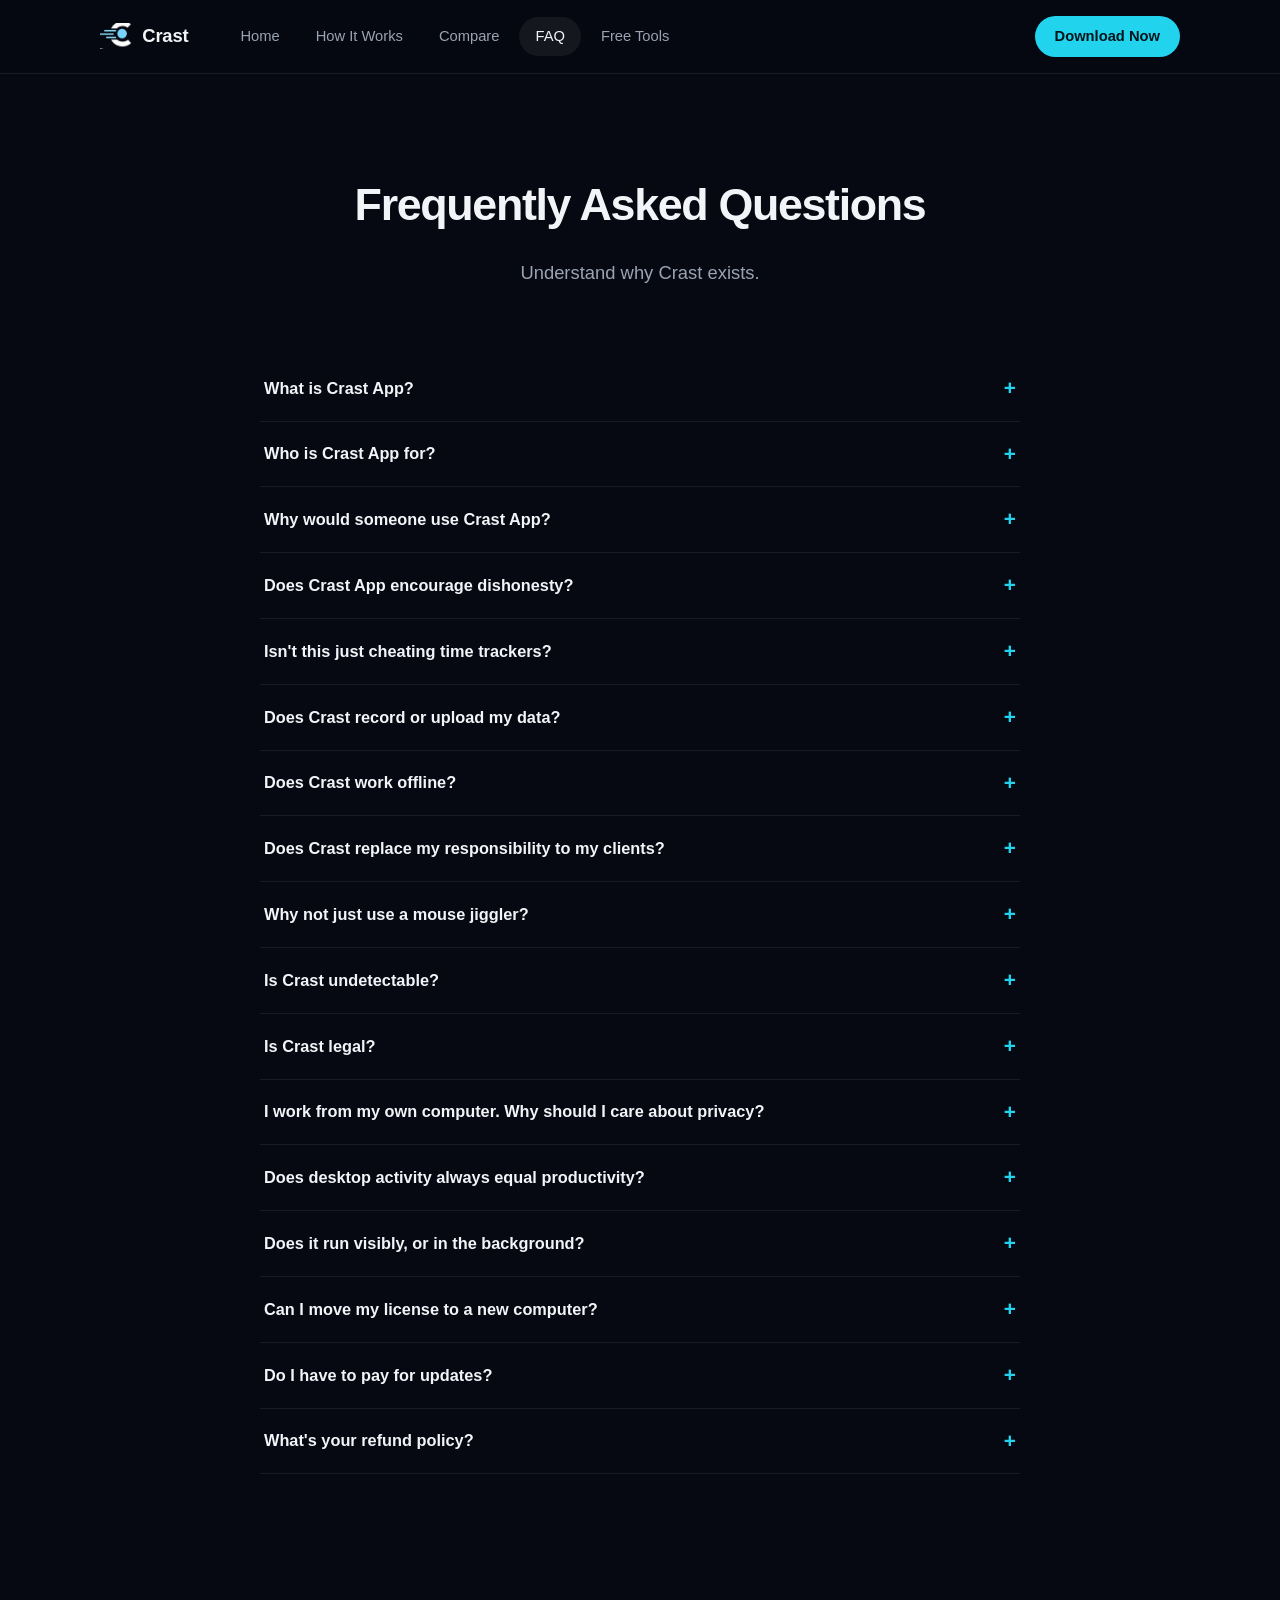
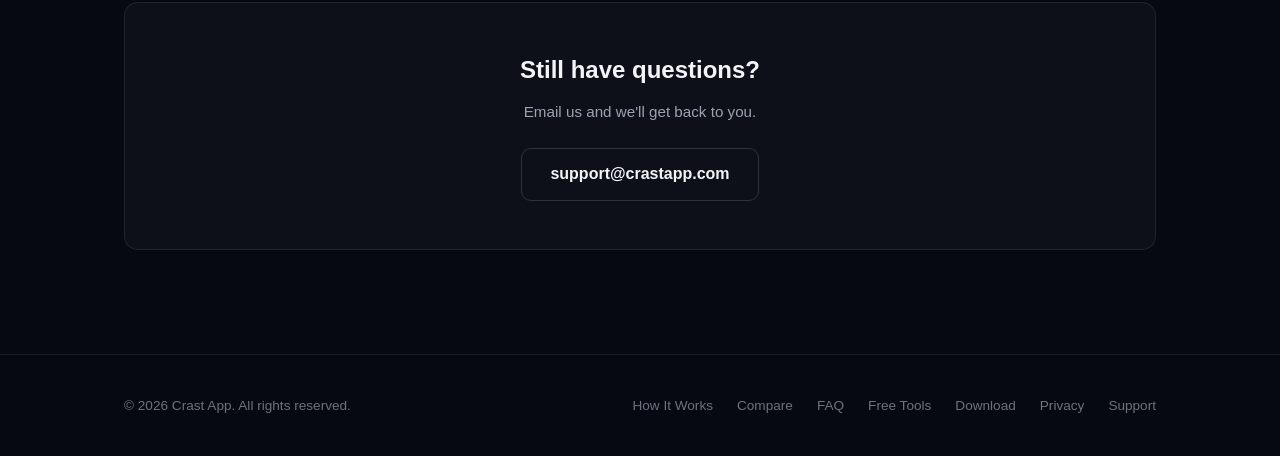
<file: faq.html>
<!doctype html>
<html lang="en">
<head>
  <meta charset="utf-8">
  <meta name="viewport" content="width=device-width, initial-scale=1">
  <title>FAQ | Crast</title>
  <meta name="description" content="Understand why Crast exists: who it's for, what it does and doesn't promote, privacy, and the legal and ethical side of using it as a remote worker.">
  <link rel="canonical" href="https://crastapp.com/faq.html">
  <meta property="og:type" content="website">
  <meta property="og:site_name" content="Crast">
  <meta property="og:title" content="FAQ | Crast">
  <meta property="og:description" content="Understand why Crast exists: who it's for, what it does and doesn't promote, privacy, and the legal and ethical side of using it as a remote worker.">
  <meta property="og:url" content="https://crastapp.com/faq.html">
  <meta property="og:image" content="https://crastapp.com/assets/og-image.png">
  <meta property="og:image:width" content="1200">
  <meta property="og:image:height" content="630">
  <meta name="twitter:card" content="summary_large_image">
  <meta name="twitter:title" content="FAQ | Crast">
  <meta name="twitter:description" content="Understand why Crast exists: who it's for, what it does and doesn't promote, privacy, and the legal and ethical side of using it as a remote worker.">
  <meta name="twitter:image" content="https://crastapp.com/assets/og-image.png">
  <link rel="icon" href="favicon.ico" sizes="any">
  <link rel="icon" type="image/png" sizes="32x32" href="assets/favicon-32x32.png">
  <link rel="icon" type="image/png" sizes="16x16" href="assets/favicon-16x16.png">
  <link rel="apple-touch-icon" href="assets/apple-touch-icon.png">
  <link rel="stylesheet" href="assets/style.css">
  <script type="application/ld+json">
{
  "@context": "https://schema.org",
  "@type": "FAQPage",
  "mainEntity": [
    {
      "@type": "Question",
      "name": "What is Crast App?",
      "acceptedAnswer": {
        "@type": "Answer",
        "text": "Crast is a Windows desktop tool that automates desktop activity using configurable presets and manual controls. It runs locally on your computer and puts you in control of how repetitive desktop interactions get handled."
      }
    },
    {
      "@type": "Question",
      "name": "Who is Crast App for?",
      "acceptedAnswer": {
        "@type": "Answer",
        "text": "Crast is for freelancers, remote workers, testers, developers, presenters, basically anyone who wants to automate routine desktop activity on their own Windows computer. But at its core, it's built for people who get things done, work with integrity, and deliver quality work, but still feel stressed out and held back by modern micromanagement systems."
      }
    },
    {
      "@type": "Question",
      "name": "Why would someone use Crast App?",
      "acceptedAnswer": {
        "@type": "Answer",
        "text": "Not all computer work involves constant typing or mouse movement. A lot of people spend time reading documentation, sitting in meetings, planning projects, sketching ideas, or just thinking through a hard problem. These things can involve very little physical input. For some remote workers, activity-based monitoring creates unnecessary pressure during these moments, even when real work is getting done. Crast gives you more control over repetitive desktop activity while you focus on the actual work. We also believe working from home should feel like working from home. That means having the flexibility to think, learn, take a short break, or handle everyday moments without every single second of physical activity defining the value of your work."
      }
    },
    {
      "@type": "Question",
      "name": "Does Crast App encourage dishonesty?",
      "acceptedAnswer": {
        "@type": "Answer",
        "text": "No. Crast is meant to automate desktop activity, not to misrepresent work that was never done. You're responsible for complying with your employer's, client's, or organization's policies, and for using the software ethically. The key is getting things done. We're here to help take the edge off micromanagement software, not to help you break the rules, especially if you're billed by the hour."
      }
    },
    {
      "@type": "Question",
      "name": "Isn't this just cheating time trackers?",
      "acceptedAnswer": {
        "@type": "Answer",
        "text": "Depends on how you use it. Crast doesn't decide whether someone's working, it just automates desktop activity. Plenty of legitimate work involves little or no keyboard or mouse input, and someone could just as easily move a mouse around all day without getting anything done. Productivity is bigger than activity alone."
      }
    },
    {
      "@type": "Question",
      "name": "Does Crast record or upload my data?",
      "acceptedAnswer": {
        "@type": "Answer",
        "text": "No. Crast runs locally on your Windows computer. It doesn't record your files, screenshots, browsing history, or personal documents as part of its normal operation."
      }
    },
    {
      "@type": "Question",
      "name": "Does Crast work offline?",
      "acceptedAnswer": {
        "@type": "Answer",
        "text": "Yes. Once it's activated, the core functionality runs locally on your computer. You only need internet for license validation, downloading updates, or support features."
      }
    },
    {
      "@type": "Question",
      "name": "Does Crast replace my responsibility to my clients?",
      "acceptedAnswer": {
        "@type": "Answer",
        "text": "Not at all. Meeting deadlines, delivering quality work, communicating with clients, and honoring your contracts are still entirely on you."
      }
    },
    {
      "@type": "Question",
      "name": "Why not just use a mouse jiggler?",
      "acceptedAnswer": {
        "@type": "Answer",
        "text": "Mouse jigglers only move the cursor, and modern trackers are smart enough to flag that. Crast gives you configurable automation instead: multiple activity presets, manual controls, keyboard activity, browser tab switching, app switching, global hotkeys, and persistent settings, so you can tailor it to how you actually work. See Crast vs. LazyWork, Lumous & AFK Assistant for a full comparison."
      }
    },
    {
      "@type": "Question",
      "name": "Is Crast undetectable?",
      "acceptedAnswer": {
        "@type": "Answer",
        "text": "When it's set up correctly, yes. Crast mixes mouse movement, real keyboard taps, browser tab switching, and app switching on independently adjustable schedules, instead of one repetitive motion on a loop, which is what actually gets flagged. Using extreme, unrealistic settings (maxing everything out at once, for example) makes any activity look artificial no matter what's generating it. Set within reasonable, human-like ranges, Crast is designed to blend in."
      }
    },
    {
      "@type": "Question",
      "name": "Is Crast legal?",
      "acceptedAnswer": {
        "@type": "Answer",
        "text": "Yes, Crast is legal software. That said, laws, employment agreements, contractor agreements, and workplace policies vary a lot between organizations and countries. It's on you to make sure how you use it complies with whatever agreements and policies apply to you."
      }
    },
    {
      "@type": "Question",
      "name": "I work from my own computer. Why should I care about privacy?",
      "acceptedAnswer": {
        "@type": "Answer",
        "text": "A lot of remote professionals work from their own personal computers, especially Filipino VAs working for international clients. These clients and companies often don't provide equipment, but still require software that captures screenshots, app usage, activity logs, and more, right off your personal property. Every worker and every organization has different expectations around monitoring and privacy. Crast doesn't take a side on that. It just gives you more control over your own desktop environment."
      }
    },
    {
      "@type": "Question",
      "name": "Does desktop activity always equal productivity?",
      "acceptedAnswer": {
        "@type": "Answer",
        "text": "Not necessarily. A lot of knowledge work, reading, researching, designing, planning, sitting in meetings, working through hard problems, involves long stretches with barely any keyboard or mouse input. And the reverse is true too: nonstop keyboard and mouse activity doesn't automatically mean real work is happening. Crast starts from the idea that desktop activity is just one measure of computer use, not the full picture of productivity, and it shouldn't be used to unfairly judge a worker's worth."
      }
    },
    {
      "@type": "Question",
      "name": "Does it run visibly, or in the background?",
      "acceptedAnswer": {
        "@type": "Answer",
        "text": "Crast runs hidden with no visible window during normal use. It's controlled entirely through global hotkeys and a small system tray icon that always shows the current status. The control panel only appears when you explicitly open it."
      }
    },
    {
      "@type": "Question",
      "name": "Can I move my license to a new computer?",
      "acceptedAnswer": {
        "@type": "Answer",
        "text": "Your license works on however many devices your tier includes. Need to free up a slot, or have questions about your activation? Just reach out through the in-app Report Issue button or email support."
      }
    },
    {
      "@type": "Question",
      "name": "Do I have to pay for updates?",
      "acceptedAnswer": {
        "@type": "Answer",
        "text": "No. Every license includes free updates for life. As Crast gets better, new features ship, or bugs get fixed, you get all of it through the in-app \"Check for Update\" button at no extra cost, for as long as you own your license."
      }
    },
    {
      "@type": "Question",
      "name": "What's your refund policy?",
      "acceptedAnswer": {
        "@type": "Answer",
        "text": "Purchases are final, except where consumer protection law says otherwise. Full details are in the End User License Agreement."
      }
    }
  ]
}
  </script>
  <!-- Cloudflare Web Analytics --><script type='module' src='https://static.cloudflareinsights.com/beacon.min.js' data-cf-beacon='{"token": "18711a95cb9c4a1a94b65fb94aa64e3d"}'></script><!-- End Cloudflare Web Analytics -->
</head>
<body>

  <header class="site-header">
    <div class="container nav">
      <a href="index.html" class="brand">
        <img src="assets/logo-mark.png" alt="" class="brand-mark" width="32" height="26">
        Crast
      </a>
      <nav class="nav-tabs">
        <a href="index.html" class="nav-tab">Home</a>
        <a href="how-it-works.html" class="nav-tab">How It Works</a>
        <a href="alternatives.html" class="nav-tab">Compare</a>
        <a href="faq.html" class="nav-tab active">FAQ</a>
        <a href="tools.html" class="nav-tab">Free Tools</a>
      </nav>
      <a href="download.html" class="btn-download-nav">Download Now</a>
    </div>
  </header>

  <main>
    <section class="hero" style="padding-bottom:32px;">
      <div class="container">
        <h1 style="font-size:clamp(2rem,4vw,2.8rem);">Frequently Asked Questions</h1>
        <p class="lead">Understand why Crast exists.</p>
      </div>
    </section>

    <section style="padding-top:0;">
      <div class="container">
        <div class="faq-list" id="faq-list-2">

          <div class="faq-item">
            <button class="faq-q">What is Crast App?<span class="icon">+</span></button>
            <div class="faq-a"><p>Crast is a Windows desktop tool that automates desktop activity using configurable presets and manual controls. It runs locally on your computer and puts you in control of how repetitive desktop interactions get handled.</p></div>
          </div>

          <div class="faq-item">
            <button class="faq-q">Who is Crast App for?<span class="icon">+</span></button>
            <div class="faq-a">
              <p>Crast is for freelancers, remote workers, testers, developers, presenters, basically anyone who wants to automate routine desktop activity on their own Windows computer.</p>
              <p>But at its core, it's built for people who get things done, work with integrity, and deliver quality work, but still feel stressed out and held back by modern micromanagement systems.</p>
            </div>
          </div>

          <div class="faq-item">
            <button class="faq-q">Why would someone use Crast App?<span class="icon">+</span></button>
            <div class="faq-a">
              <p>Not all computer work involves constant typing or mouse movement.</p>
              <p>A lot of people spend time reading documentation, sitting in meetings, planning projects, sketching ideas, or just thinking through a hard problem. These things can involve very little physical input.</p>
              <p>For some remote workers, activity-based monitoring creates unnecessary pressure during these moments, even when real work is getting done.</p>
              <p>Crast gives you more control over repetitive desktop activity while you focus on the actual work.</p>
              <p>We also believe working from home should feel like working from home. That means having the flexibility to think, learn, take a short break, or handle everyday moments without every single second of physical activity defining the value of your work.</p>
            </div>
          </div>

          <div class="faq-item">
            <button class="faq-q">Does Crast App encourage dishonesty?<span class="icon">+</span></button>
            <div class="faq-a">
              <p>No.</p>
              <p>Crast is meant to automate desktop activity, not to misrepresent work that was never done. You're responsible for complying with your employer's, client's, or organization's policies, and for using the software ethically.</p>
              <p>The key is getting things done. We're here to help take the edge off micromanagement software, not to help you break the rules, especially if you're billed by the hour.</p>
            </div>
          </div>

          <div class="faq-item">
            <button class="faq-q">Isn't this just cheating time trackers?<span class="icon">+</span></button>
            <div class="faq-a">
              <p>Depends on how you use it.</p>
              <p>Crast doesn't decide whether someone's working, it just automates desktop activity. Plenty of legitimate work involves little or no keyboard or mouse input, and someone could just as easily move a mouse around all day without getting anything done.</p>
              <p>Productivity is bigger than activity alone.</p>
            </div>
          </div>

          <div class="faq-item">
            <button class="faq-q">Does Crast record or upload my data?<span class="icon">+</span></button>
            <div class="faq-a"><p>No. Crast runs locally on your Windows computer. It doesn't record your files, screenshots, browsing history, or personal documents as part of its normal operation.</p></div>
          </div>

          <div class="faq-item">
            <button class="faq-q">Does Crast work offline?<span class="icon">+</span></button>
            <div class="faq-a"><p>Yes. Once it's activated, the core functionality runs locally on your computer. You only need internet for license validation, downloading updates, or support features.</p></div>
          </div>

          <div class="faq-item">
            <button class="faq-q">Does Crast replace my responsibility to my clients?<span class="icon">+</span></button>
            <div class="faq-a"><p>Not at all. Meeting deadlines, delivering quality work, communicating with clients, and honoring your contracts are still entirely on you.</p></div>
          </div>

          <div class="faq-item">
            <button class="faq-q">Why not just use a mouse jiggler?<span class="icon">+</span></button>
            <div class="faq-a"><p>Mouse jigglers only move the cursor, and modern trackers are smart enough to flag that. Crast gives you configurable automation instead: multiple activity presets, manual controls, keyboard activity, browser tab switching, app switching, global hotkeys, and persistent settings, so you can tailor it to how you actually work. See <a href="alternatives.html" style="color:var(--cyan);">Crast vs. LazyWork, Lumous &amp; AFK Assistant</a> for a full comparison.</p></div>
          </div>

          <div class="faq-item">
            <button class="faq-q">Is Crast undetectable?<span class="icon">+</span></button>
            <div class="faq-a"><p>When it's set up correctly, yes. Crast mixes mouse movement, real keyboard taps, browser tab switching, and app switching on independently adjustable schedules, instead of one repetitive motion on a loop, which is what actually gets flagged. Using extreme, unrealistic settings (maxing everything out at once, for example) makes any activity look artificial no matter what's generating it. Set within reasonable, human-like ranges, Crast is designed to blend in.</p></div>
          </div>

          <div class="faq-item">
            <button class="faq-q">Is Crast legal?<span class="icon">+</span></button>
            <div class="faq-a"><p>Yes, Crast is legal software. That said, laws, employment agreements, contractor agreements, and workplace policies vary a lot between organizations and countries. It's on you to make sure how you use it complies with whatever agreements and policies apply to you.</p></div>
          </div>

          <div class="faq-item">
            <button class="faq-q">I work from my own computer. Why should I care about privacy?<span class="icon">+</span></button>
            <div class="faq-a">
              <p>A lot of remote professionals work from their own personal computers, especially Filipino VAs working for international clients. These clients and companies often don't provide equipment, but still require software that captures screenshots, app usage, activity logs, and more, right off your personal property.</p>
              <p>Every worker and every organization has different expectations around monitoring and privacy. Crast doesn't take a side on that. It just gives you more control over your own desktop environment.</p>
            </div>
          </div>

          <div class="faq-item">
            <button class="faq-q">Does desktop activity always equal productivity?<span class="icon">+</span></button>
            <div class="faq-a">
              <p>Not necessarily. A lot of knowledge work, reading, researching, designing, planning, sitting in meetings, working through hard problems, involves long stretches with barely any keyboard or mouse input.</p>
              <p>And the reverse is true too: nonstop keyboard and mouse activity doesn't automatically mean real work is happening.</p>
              <p>Crast starts from the idea that desktop activity is just one measure of computer use, not the full picture of productivity, and it shouldn't be used to unfairly judge a worker's worth.</p>
            </div>
          </div>

          <div class="faq-item">
            <button class="faq-q">Does it run visibly, or in the background?<span class="icon">+</span></button>
            <div class="faq-a"><p>Crast runs hidden with no visible window during normal use. It's controlled entirely through global hotkeys and a small system tray icon that always shows the current status. The control panel only appears when you explicitly open it.</p></div>
          </div>

          <div class="faq-item">
            <button class="faq-q">Can I move my license to a new computer?<span class="icon">+</span></button>
            <div class="faq-a"><p>Your license works on however many devices your tier includes. Need to free up a slot, or have questions about your activation? Just reach out through the in-app Report Issue button or email support.</p></div>
          </div>

          <div class="faq-item">
            <button class="faq-q">Do I have to pay for updates?<span class="icon">+</span></button>
            <div class="faq-a"><p>No. Every license includes free updates for life. As Crast gets better, new features ship, or bugs get fixed, you get all of it through the in-app "Check for Update" button at no extra cost, for as long as you own your license.</p></div>
          </div>

          <div class="faq-item">
            <button class="faq-q">What's your refund policy?<span class="icon">+</span></button>
            <div class="faq-a"><p>Purchases are final, except where consumer protection law says otherwise. Full details are in the End User License Agreement.</p></div>
          </div>

        </div>
      </div>
    </section>

    <section>
      <div class="container">
        <div class="card" style="text-align:center; padding:48px 32px;">
          <h2 style="margin:0 0 12px; font-size:1.5rem;">Still have questions?</h2>
          <p style="color:var(--text-muted); margin:0 0 24px;">Email us and we'll get back to you.</p>
          <a href="mailto:support@crastapp.com" class="btn btn-secondary">support@crastapp.com</a>
        </div>
      </div>
    </section>
  </main>

  <footer class="site-footer">
    <div class="container footer-row">
      <span>&copy; 2026 Crast App. All rights reserved.</span>
      <div class="footer-links">
        <a href="how-it-works.html">How It Works</a>
        <a href="alternatives.html">Compare</a>
        <a href="faq.html">FAQ</a>
        <a href="tools.html">Free Tools</a>
        <a href="download.html">Download</a>
        <a href="privacy.html">Privacy</a>
        <a href="mailto:support@crastapp.com">Support</a>
      </div>
    </div>
  </footer>

  <script>
    document.querySelectorAll('.faq-item').forEach(function (item) {
      var q = item.querySelector('.faq-q');
      q.addEventListener('click', function () {
        var isOpen = item.classList.contains('open');
        document.querySelectorAll('.faq-item.open').forEach(function (openItem) {
          if (openItem !== item) openItem.classList.remove('open');
        });
        item.classList.toggle('open', !isOpen);
      });
    });
  </script>

</body>
</html>
</file>
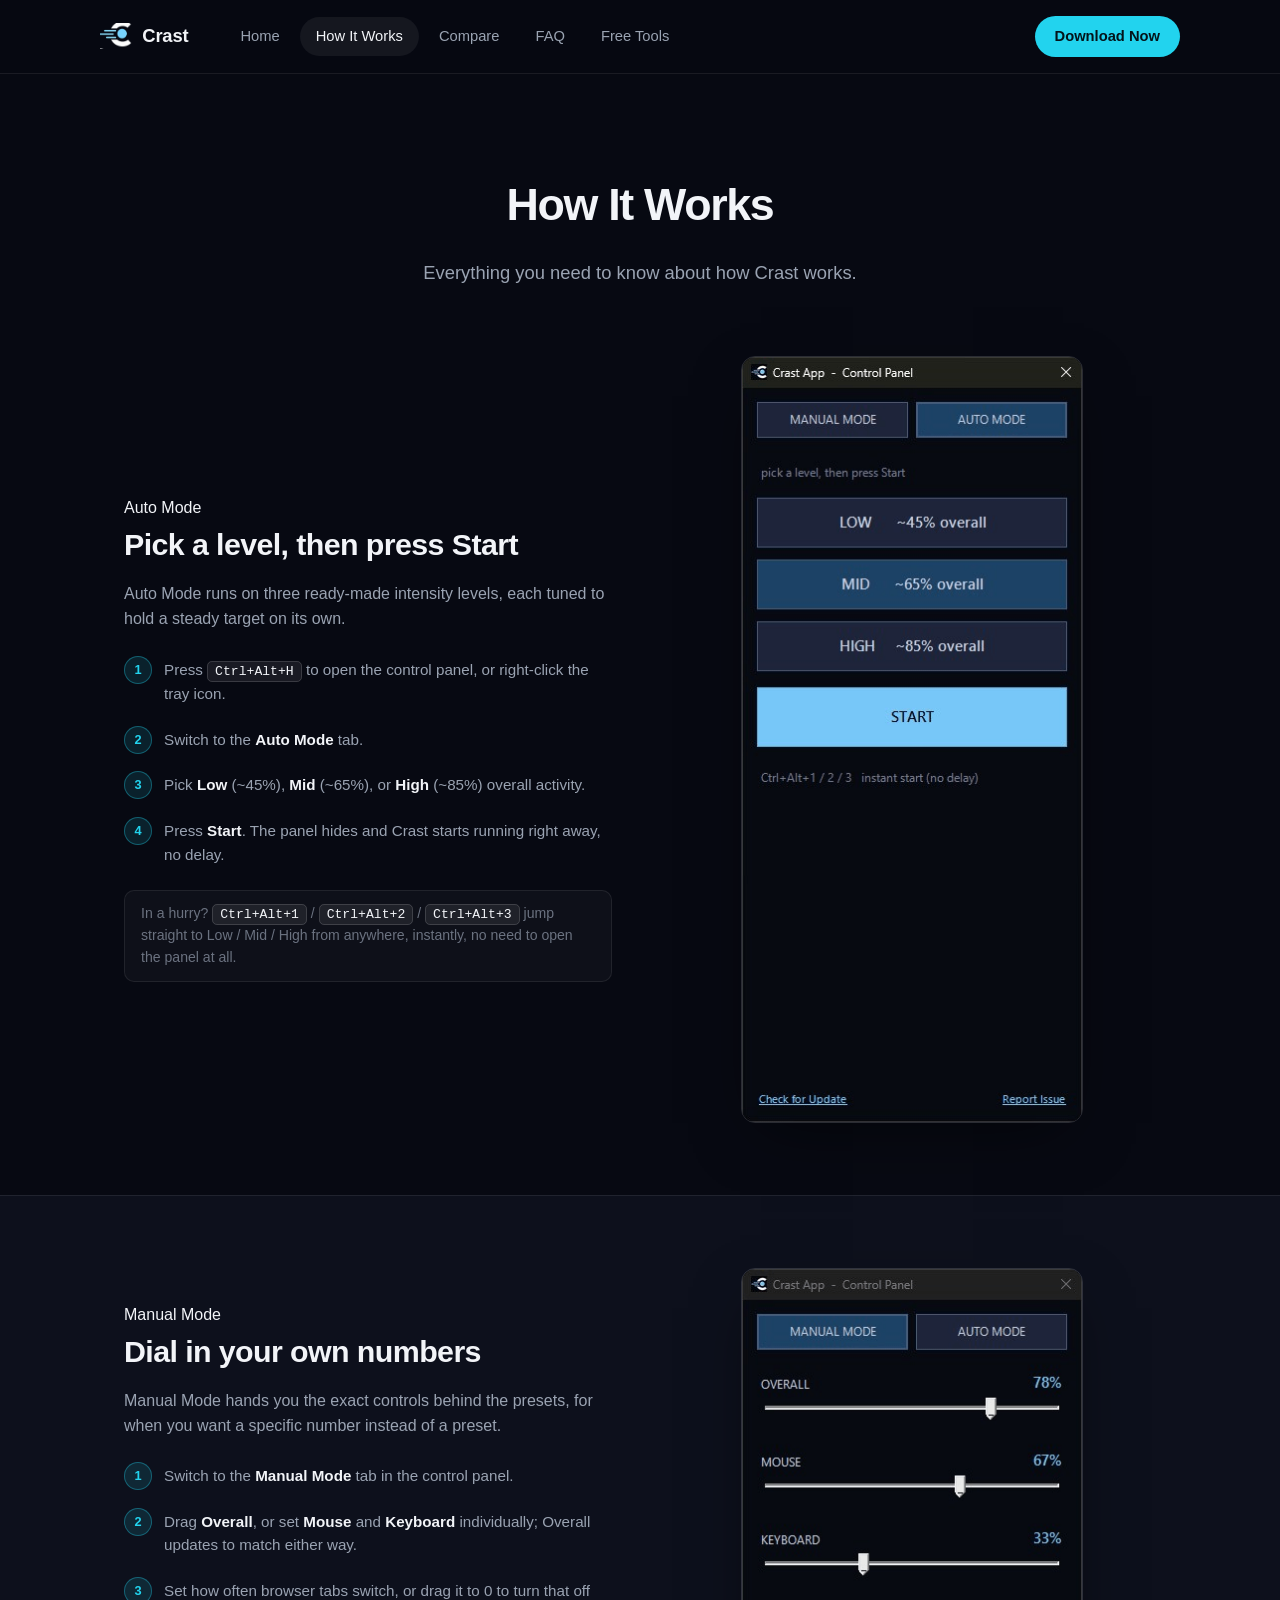
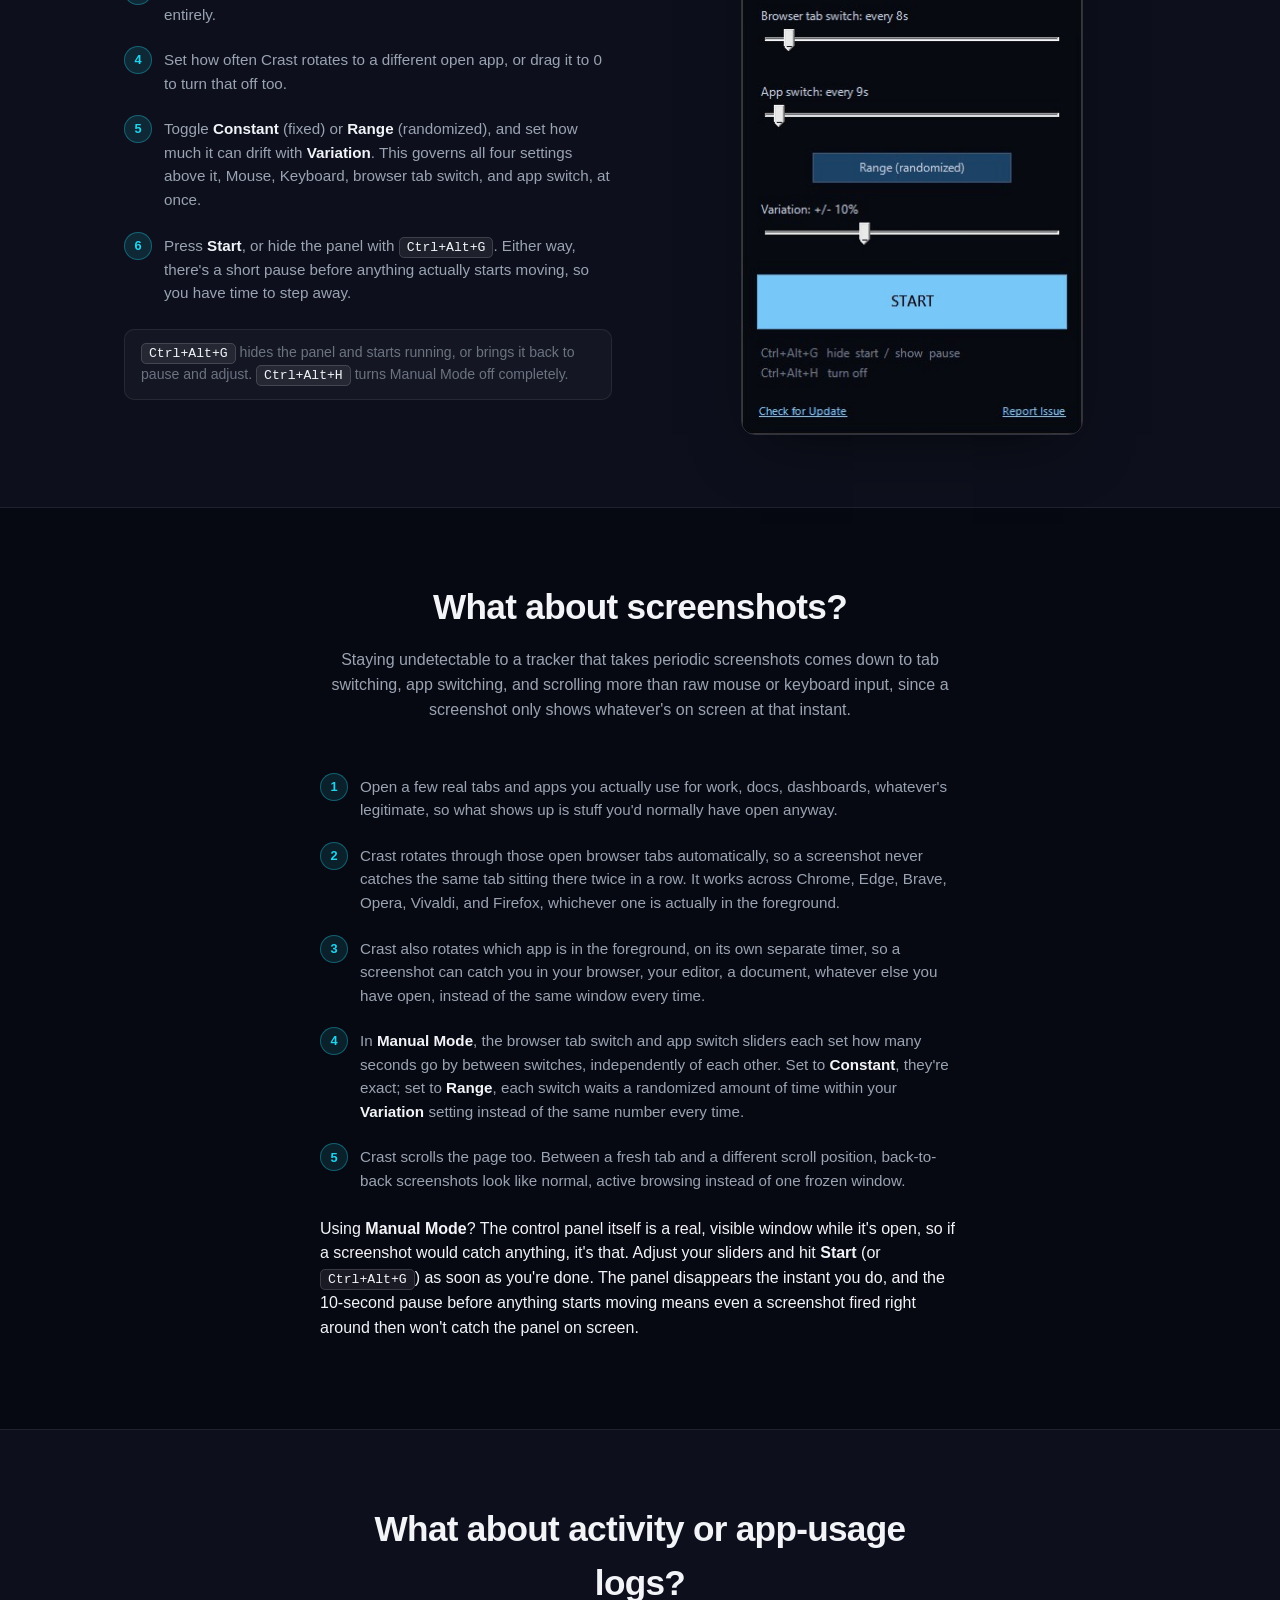
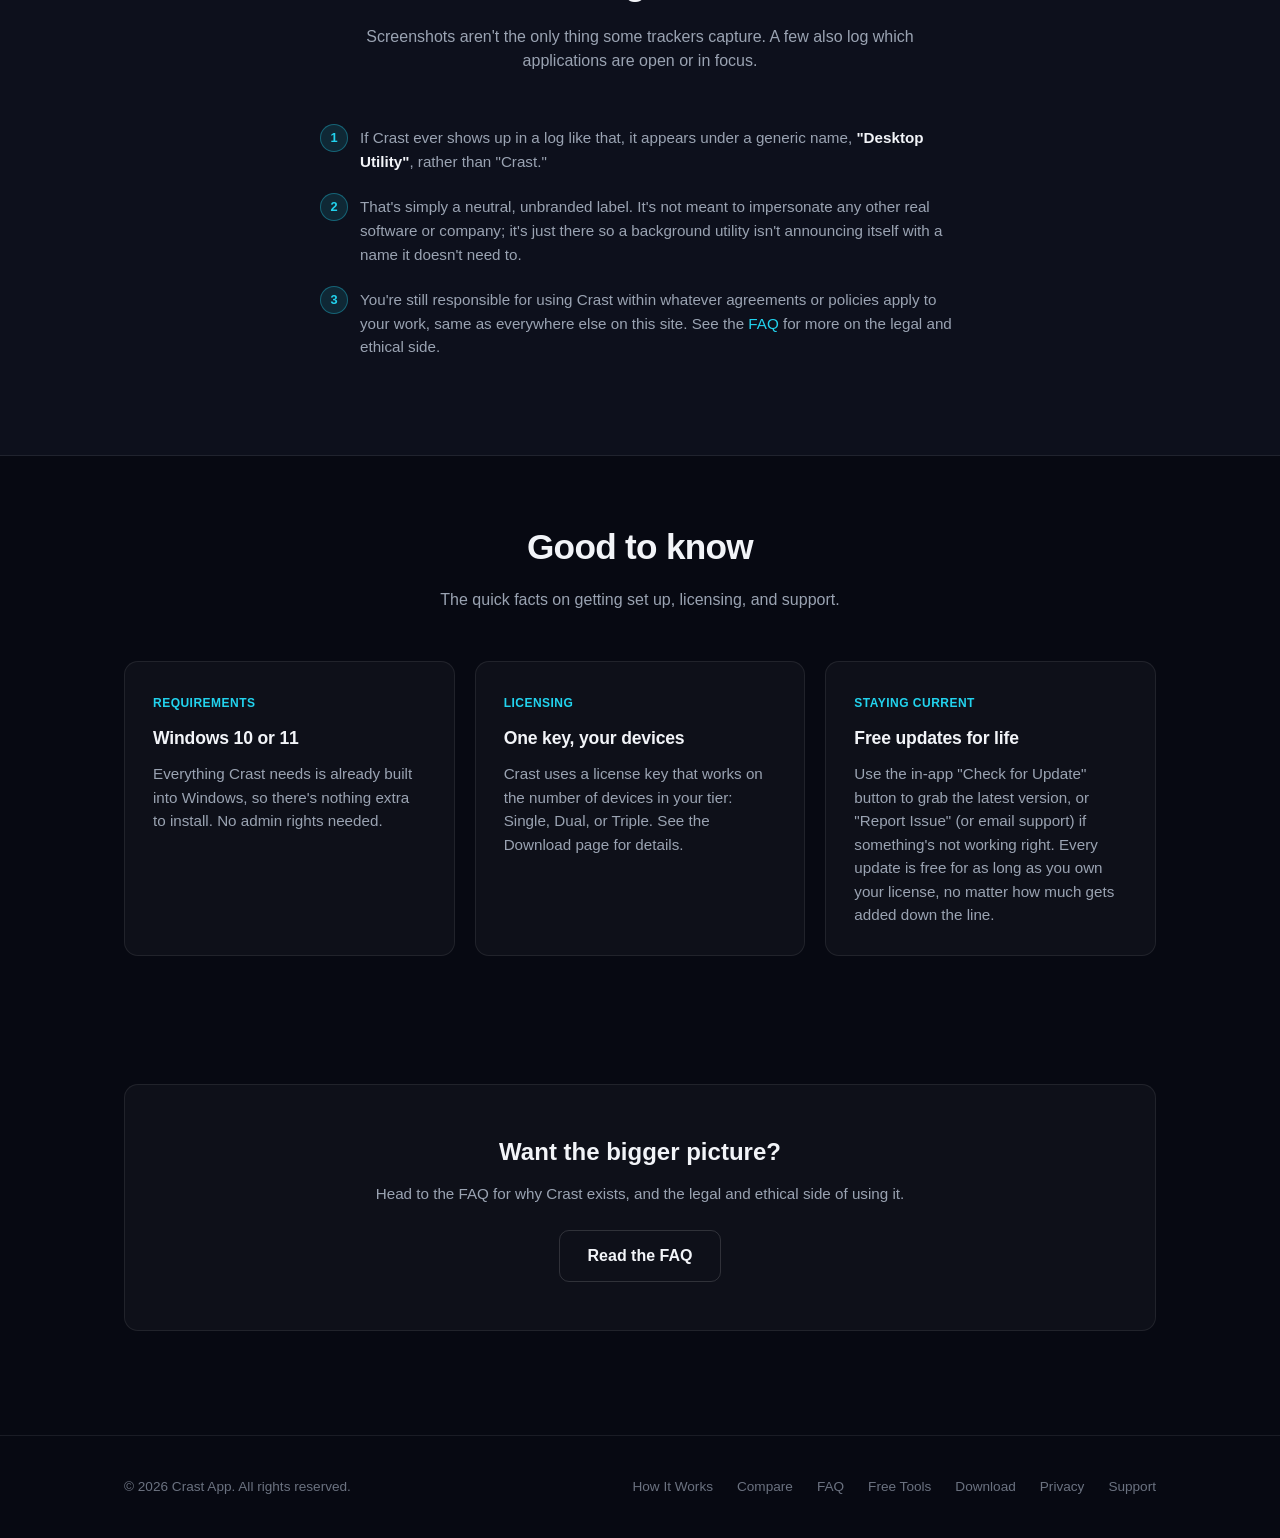
<file: how-it-works.html>
<!doctype html>
<html lang="en">
<head>
  <meta charset="utf-8">
  <meta name="viewport" content="width=device-width, initial-scale=1">
  <title>How It Works | Crast</title>
  <meta name="description" content="How Crast works, and how to keep it undetectable when set up correctly: Auto Mode, Manual Mode, browser tab and app switching, requirements, licensing, and updates.">
  <link rel="canonical" href="https://crastapp.com/how-it-works.html">
  <meta property="og:type" content="website">
  <meta property="og:site_name" content="Crast">
  <meta property="og:title" content="How It Works | Crast">
  <meta property="og:description" content="How Crast works, and how to keep it undetectable when set up correctly: Auto Mode, Manual Mode, browser tab and app switching, requirements, licensing, and updates.">
  <meta property="og:url" content="https://crastapp.com/how-it-works.html">
  <meta property="og:image" content="https://crastapp.com/assets/og-image.png">
  <meta property="og:image:width" content="1200">
  <meta property="og:image:height" content="630">
  <meta name="twitter:card" content="summary_large_image">
  <meta name="twitter:title" content="How It Works | Crast">
  <meta name="twitter:description" content="How Crast works, and how to keep it undetectable when set up correctly: Auto Mode, Manual Mode, browser tab and app switching, requirements, licensing, and updates.">
  <meta name="twitter:image" content="https://crastapp.com/assets/og-image.png">
  <link rel="icon" href="favicon.ico" sizes="any">
  <link rel="icon" type="image/png" sizes="32x32" href="assets/favicon-32x32.png">
  <link rel="icon" type="image/png" sizes="16x16" href="assets/favicon-16x16.png">
  <link rel="apple-touch-icon" href="assets/apple-touch-icon.png">
  <link rel="stylesheet" href="assets/style.css">
  <!-- Cloudflare Web Analytics --><script type='module' src='https://static.cloudflareinsights.com/beacon.min.js' data-cf-beacon='{"token": "18711a95cb9c4a1a94b65fb94aa64e3d"}'></script><!-- End Cloudflare Web Analytics -->
</head>
<body>

  <header class="site-header">
    <div class="container nav">
      <a href="index.html" class="brand">
        <img src="assets/logo-mark.png" alt="" class="brand-mark" width="32" height="26">
        Crast
      </a>
      <nav class="nav-tabs">
        <a href="index.html" class="nav-tab">Home</a>
        <a href="how-it-works.html" class="nav-tab active">How It Works</a>
        <a href="alternatives.html" class="nav-tab">Compare</a>
        <a href="faq.html" class="nav-tab">FAQ</a>
        <a href="tools.html" class="nav-tab">Free Tools</a>
      </nav>
      <a href="download.html" class="btn-download-nav">Download Now</a>
    </div>
  </header>

  <main>
    <section class="hero" style="padding-bottom:32px;">
      <div class="container">
        <h1 style="font-size:clamp(2rem,4vw,2.8rem);">How It Works</h1>
        <p class="lead">Everything you need to know about how Crast works.</p>
      </div>
    </section>

    <section class="guide-section" style="padding-top:0;">
      <div class="container guide-grid">
        <div class="guide-text">
          <span class="tag">Auto Mode</span>
          <h2>Pick a level, then press Start</h2>
          <p>Auto Mode runs on three ready-made intensity levels, each tuned to hold a steady target on its own.</p>
          <ol class="steps">
            <li>Press <kbd>Ctrl+Alt+H</kbd> to open the control panel, or right-click the tray icon.</li>
            <li>Switch to the <strong>Auto Mode</strong> tab.</li>
            <li>Pick <strong>Low</strong> (~45%), <strong>Mid</strong> (~65%), or <strong>High</strong> (~85%) overall activity.</li>
            <li>Press <strong>Start</strong>. The panel hides and Crast starts running right away, no delay.</li>
          </ol>
          <p class="note">In a hurry? <kbd>Ctrl+Alt+1</kbd> / <kbd>Ctrl+Alt+2</kbd> / <kbd>Ctrl+Alt+3</kbd> jump straight to Low / Mid / High from anywhere, instantly, no need to open the panel at all.</p>
        </div>
        <div class="guide-image">
          <img src="assets/screenshots/auto-mode.png" alt="Crast Auto Mode panel with Low, Mid, and High level buttons and a Start button" width="342" height="767">
        </div>
      </div>
    </section>

    <section class="guide-section alt">
      <div class="container guide-grid reverse">
        <div class="guide-image">
          <img src="assets/screenshots/manual-mode.png" alt="Crast Manual Mode panel with Overall, Mouse, Keyboard, Browser tab switch, App switch, and Variation sliders" width="342" height="767">
        </div>
        <div class="guide-text">
          <span class="tag">Manual Mode</span>
          <h2>Dial in your own numbers</h2>
          <p>Manual Mode hands you the exact controls behind the presets, for when you want a specific number instead of a preset.</p>
          <ol class="steps">
            <li>Switch to the <strong>Manual Mode</strong> tab in the control panel.</li>
            <li>Drag <strong>Overall</strong>, or set <strong>Mouse</strong> and <strong>Keyboard</strong> individually; Overall updates to match either way.</li>
            <li>Set how often browser tabs switch, or drag it to 0 to turn that off entirely.</li>
            <li>Set how often Crast rotates to a different open app, or drag it to 0 to turn that off too.</li>
            <li>Toggle <strong>Constant</strong> (fixed) or <strong>Range</strong> (randomized), and set how much it can drift with <strong>Variation</strong>. This governs all four settings above it, Mouse, Keyboard, browser tab switch, and app switch, at once.</li>
            <li>Press <strong>Start</strong>, or hide the panel with <kbd>Ctrl+Alt+G</kbd>. Either way, there's a short pause before anything actually starts moving, so you have time to step away.</li>
          </ol>
          <p class="note"><kbd>Ctrl+Alt+G</kbd> hides the panel and starts running, or brings it back to pause and adjust. <kbd>Ctrl+Alt+H</kbd> turns Manual Mode off completely.</p>
        </div>
      </div>
    </section>

    <section class="guide-section">
      <div class="container">
        <div class="section-head">
          <h2>What about screenshots?</h2>
          <p>Staying undetectable to a tracker that takes periodic screenshots comes down to tab switching, app switching, and scrolling more than raw mouse or keyboard input, since a screenshot only shows whatever's on screen at that instant.</p>
        </div>
        <div style="max-width:640px; margin:0 auto;">
          <ol class="steps">
            <li>Open a few real tabs and apps you actually use for work, docs, dashboards, whatever's legitimate, so what shows up is stuff you'd normally have open anyway.</li>
            <li>Crast rotates through those open browser tabs automatically, so a screenshot never catches the same tab sitting there twice in a row. It works across Chrome, Edge, Brave, Opera, Vivaldi, and Firefox, whichever one is actually in the foreground.</li>
            <li>Crast also rotates which app is in the foreground, on its own separate timer, so a screenshot can catch you in your browser, your editor, a document, whatever else you have open, instead of the same window every time.</li>
            <li>In <strong>Manual Mode</strong>, the browser tab switch and app switch sliders each set how many seconds go by between switches, independently of each other. Set to <strong>Constant</strong>, they're exact; set to <strong>Range</strong>, each switch waits a randomized amount of time within your <strong>Variation</strong> setting instead of the same number every time.</li>
            <li>Crast scrolls the page too. Between a fresh tab and a different scroll position, back-to-back screenshots look like normal, active browsing instead of one frozen window.</li>
          </ol>
          <p class="note">Using <strong>Manual Mode</strong>? The control panel itself is a real, visible window while it's open, so if a screenshot would catch anything, it's that. Adjust your sliders and hit <strong>Start</strong> (or <kbd>Ctrl+Alt+G</kbd>) as soon as you're done. The panel disappears the instant you do, and the 10-second pause before anything starts moving means even a screenshot fired right around then won't catch the panel on screen.</p>
        </div>
      </div>
    </section>

    <section class="guide-section alt">
      <div class="container">
        <div class="section-head">
          <h2>What about activity or app-usage logs?</h2>
          <p>Screenshots aren't the only thing some trackers capture. A few also log which applications are open or in focus.</p>
        </div>
        <div style="max-width:640px; margin:0 auto;">
          <ol class="steps">
            <li>If Crast ever shows up in a log like that, it appears under a generic name, <strong>"Desktop Utility"</strong>, rather than "Crast."</li>
            <li>That's simply a neutral, unbranded label. It's not meant to impersonate any other real software or company; it's just there so a background utility isn't announcing itself with a name it doesn't need to.</li>
            <li>You're still responsible for using Crast within whatever agreements or policies apply to your work, same as everywhere else on this site. See the <a href="faq.html" style="color:var(--cyan);">FAQ</a> for more on the legal and ethical side.</li>
          </ol>
        </div>
      </div>
    </section>

    <section>
      <div class="container">
        <div class="section-head">
          <h2>Good to know</h2>
          <p>The quick facts on getting set up, licensing, and support.</p>
        </div>
        <div class="grid">
          <div class="card">
            <span class="tag">Requirements</span>
            <h3>Windows 10 or 11</h3>
            <p>Everything Crast needs is already built into Windows, so there's nothing extra to install. No admin rights needed.</p>
          </div>
          <div class="card">
            <span class="tag">Licensing</span>
            <h3>One key, your devices</h3>
            <p>Crast uses a license key that works on the number of devices in your tier: Single, Dual, or Triple. See the Download page for details.</p>
          </div>
          <div class="card">
            <span class="tag">Staying current</span>
            <h3>Free updates for life</h3>
            <p>Use the in-app "Check for Update" button to grab the latest version, or "Report Issue" (or email support) if something's not working right. Every update is free for as long as you own your license, no matter how much gets added down the line.</p>
          </div>
        </div>
      </div>
    </section>

    <section>
      <div class="container">
        <div class="card" style="text-align:center; padding:48px 32px;">
          <h2 style="margin:0 0 12px; font-size:1.5rem;">Want the bigger picture?</h2>
          <p style="color:var(--text-muted); margin:0 0 24px;">Head to the FAQ for why Crast exists, and the legal and ethical side of using it.</p>
          <a href="faq.html" class="btn btn-secondary">Read the FAQ</a>
        </div>
      </div>
    </section>
  </main>

  <footer class="site-footer">
    <div class="container footer-row">
      <span>&copy; 2026 Crast App. All rights reserved.</span>
      <div class="footer-links">
        <a href="how-it-works.html">How It Works</a>
        <a href="alternatives.html">Compare</a>
        <a href="faq.html">FAQ</a>
        <a href="tools.html">Free Tools</a>
        <a href="download.html">Download</a>
        <a href="privacy.html">Privacy</a>
        <a href="mailto:support@crastapp.com">Support</a>
      </div>
    </div>
  </footer>

</body>
</html>
</file>
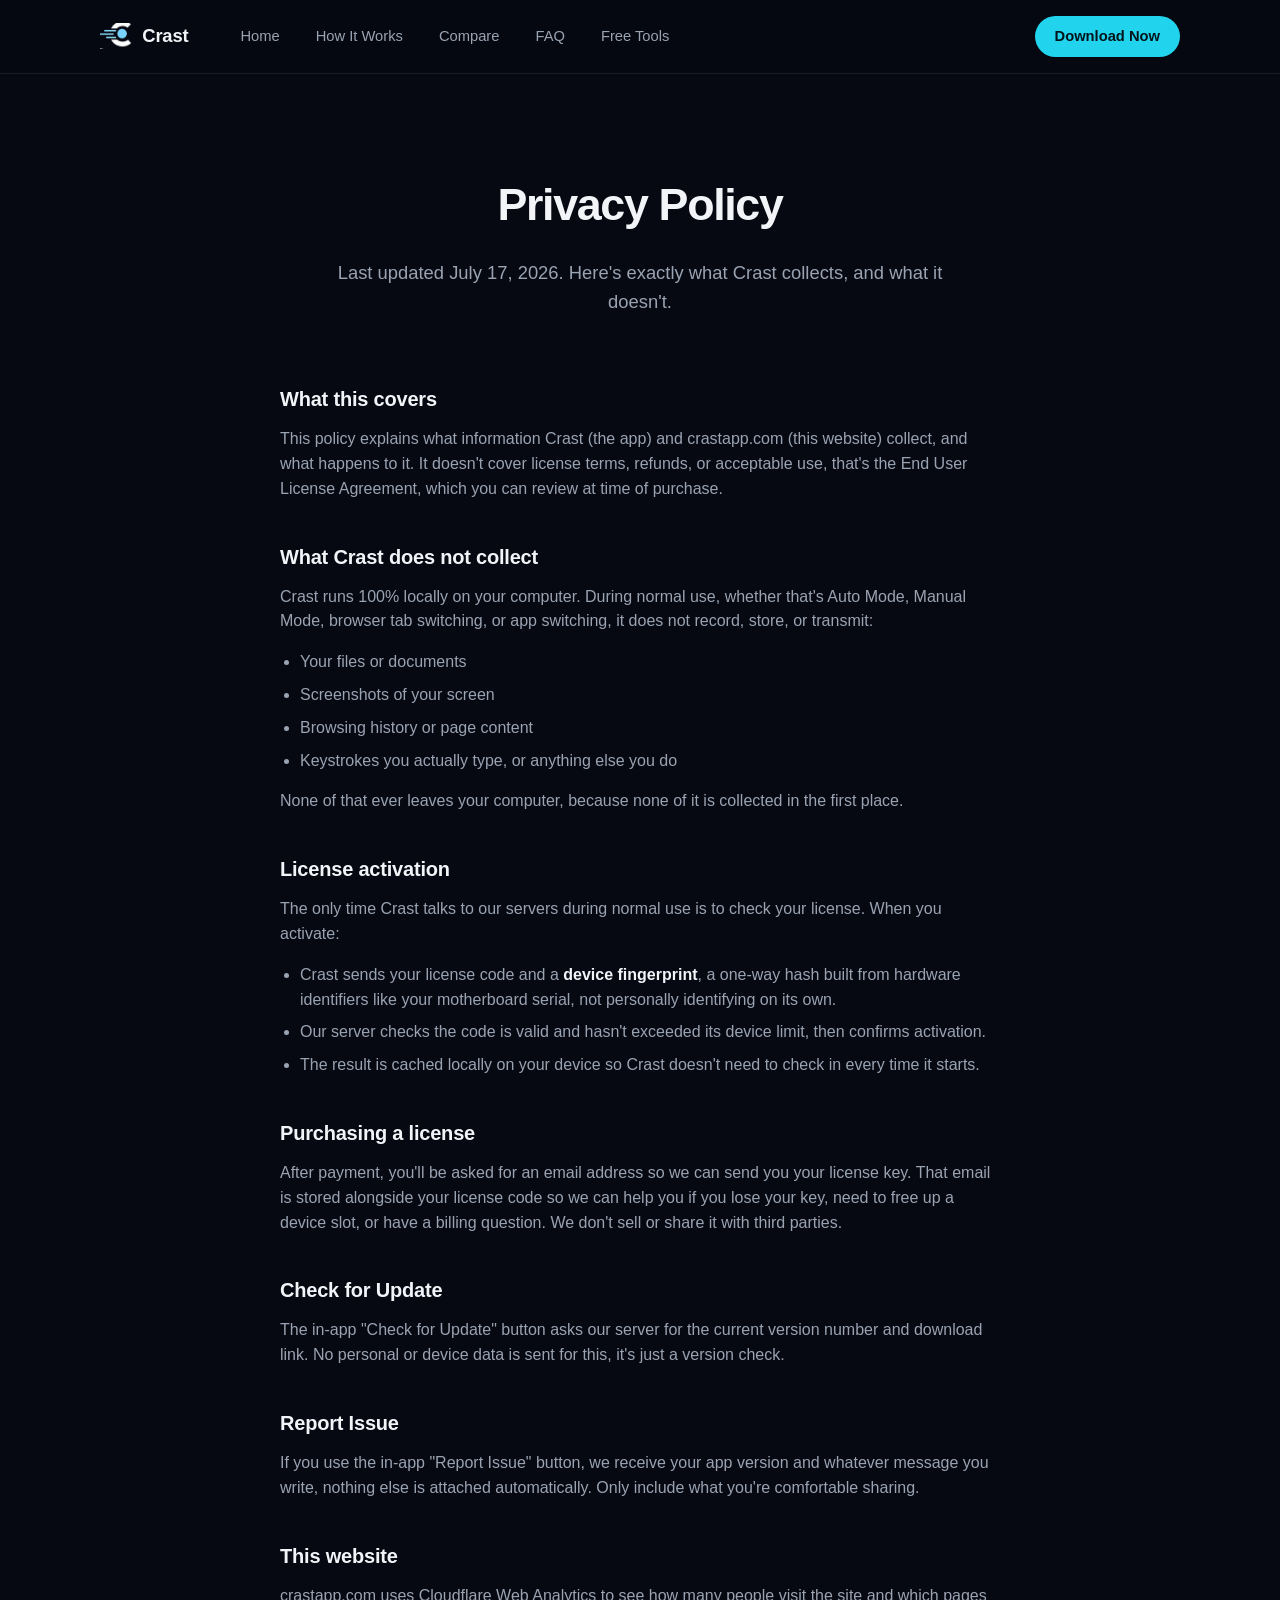
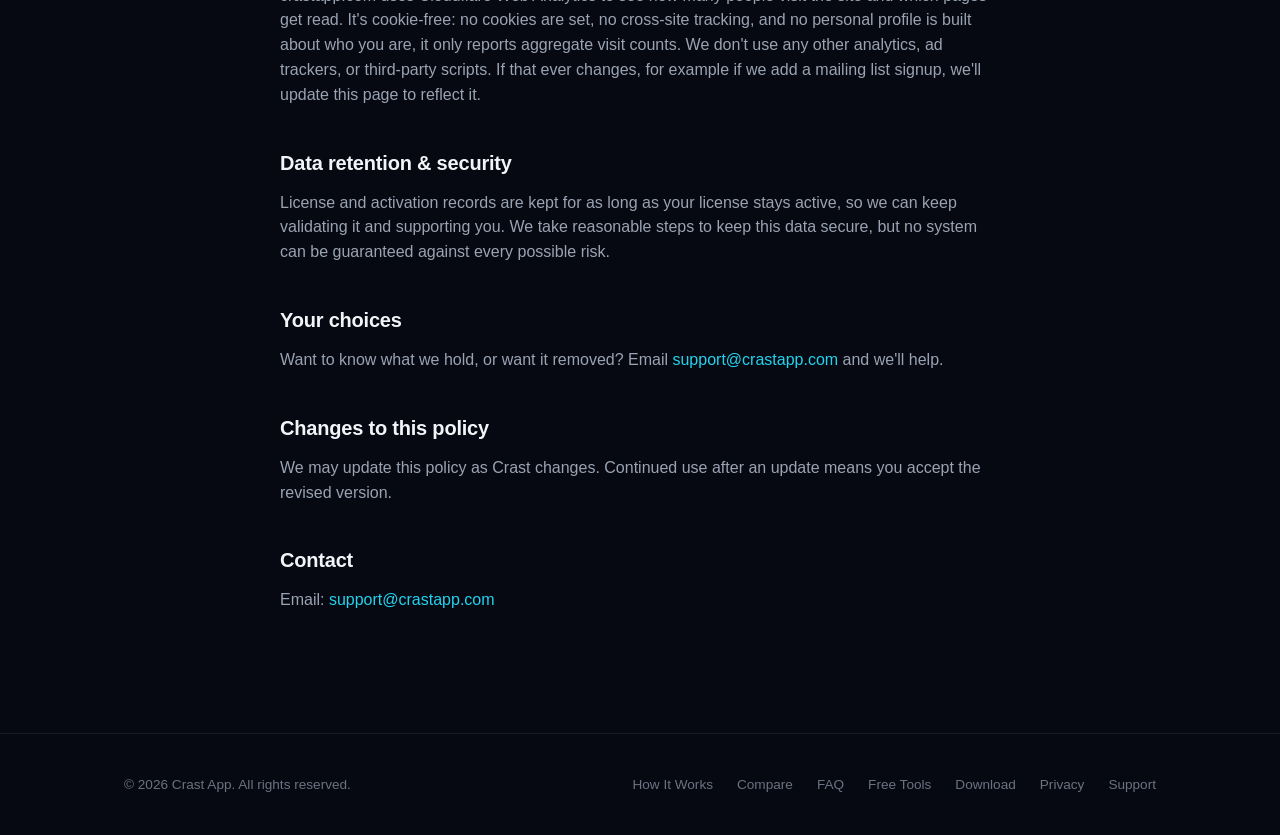
<file: privacy.html>
<!doctype html>
<html lang="en">
<head>
  <meta charset="utf-8">
  <meta name="viewport" content="width=device-width, initial-scale=1">
  <title>Privacy Policy | Crast</title>
  <meta name="description" content="What Crast collects during license activation, updates, and support, and what it never touches.">
  <link rel="canonical" href="https://crastapp.com/privacy.html">
  <meta property="og:type" content="website">
  <meta property="og:site_name" content="Crast">
  <meta property="og:title" content="Privacy Policy | Crast">
  <meta property="og:description" content="What Crast collects during license activation, updates, and support, and what it never touches.">
  <meta property="og:url" content="https://crastapp.com/privacy.html">
  <meta property="og:image" content="https://crastapp.com/assets/og-image.png">
  <meta property="og:image:width" content="1200">
  <meta property="og:image:height" content="630">
  <meta name="twitter:card" content="summary_large_image">
  <meta name="twitter:title" content="Privacy Policy | Crast">
  <meta name="twitter:description" content="What Crast collects during license activation, updates, and support, and what it never touches.">
  <meta name="twitter:image" content="https://crastapp.com/assets/og-image.png">
  <link rel="icon" href="favicon.ico" sizes="any">
  <link rel="icon" type="image/png" sizes="32x32" href="assets/favicon-32x32.png">
  <link rel="icon" type="image/png" sizes="16x16" href="assets/favicon-16x16.png">
  <link rel="apple-touch-icon" href="assets/apple-touch-icon.png">
  <link rel="stylesheet" href="assets/style.css">
  <!-- Cloudflare Web Analytics --><script type='module' src='https://static.cloudflareinsights.com/beacon.min.js' data-cf-beacon='{"token": "18711a95cb9c4a1a94b65fb94aa64e3d"}'></script><!-- End Cloudflare Web Analytics -->
</head>
<body>

  <header class="site-header">
    <div class="container nav">
      <a href="index.html" class="brand">
        <img src="assets/logo-mark.png" alt="" class="brand-mark" width="32" height="26">
        Crast
      </a>
      <nav class="nav-tabs">
        <a href="index.html" class="nav-tab">Home</a>
        <a href="how-it-works.html" class="nav-tab">How It Works</a>
        <a href="alternatives.html" class="nav-tab">Compare</a>
        <a href="faq.html" class="nav-tab">FAQ</a>
        <a href="tools.html" class="nav-tab">Free Tools</a>
      </nav>
      <a href="download.html" class="btn-download-nav">Download Now</a>
    </div>
  </header>

  <main>
    <section class="hero" style="padding-bottom:32px;">
      <div class="container">
        <h1 style="font-size:clamp(2rem,4vw,2.8rem);">Privacy Policy</h1>
        <p class="lead">Last updated July 17, 2026. Here's exactly what Crast collects, and what it doesn't.</p>
      </div>
    </section>

    <section style="padding-top:0;">
      <div class="container">
        <div class="doc">

          <h2>What this covers</h2>
          <p>This policy explains what information Crast (the app) and crastapp.com (this website) collect, and what happens to it. It doesn't cover license terms, refunds, or acceptable use, that's the End User License Agreement, which you can review at time of purchase.</p>

          <h2>What Crast does not collect</h2>
          <p>Crast runs 100% locally on your computer. During normal use, whether that's Auto Mode, Manual Mode, browser tab switching, or app switching, it does not record, store, or transmit:</p>
          <ul>
            <li>Your files or documents</li>
            <li>Screenshots of your screen</li>
            <li>Browsing history or page content</li>
            <li>Keystrokes you actually type, or anything else you do</li>
          </ul>
          <p>None of that ever leaves your computer, because none of it is collected in the first place.</p>

          <h2>License activation</h2>
          <p>The only time Crast talks to our servers during normal use is to check your license. When you activate:</p>
          <ul>
            <li>Crast sends your license code and a <strong>device fingerprint</strong>, a one-way hash built from hardware identifiers like your motherboard serial, not personally identifying on its own.</li>
            <li>Our server checks the code is valid and hasn't exceeded its device limit, then confirms activation.</li>
            <li>The result is cached locally on your device so Crast doesn't need to check in every time it starts.</li>
          </ul>

          <h2>Purchasing a license</h2>
          <p>After payment, you'll be asked for an email address so we can send you your license key. That email is stored alongside your license code so we can help you if you lose your key, need to free up a device slot, or have a billing question. We don't sell or share it with third parties.</p>

          <h2>Check for Update</h2>
          <p>The in-app "Check for Update" button asks our server for the current version number and download link. No personal or device data is sent for this, it's just a version check.</p>

          <h2>Report Issue</h2>
          <p>If you use the in-app "Report Issue" button, we receive your app version and whatever message you write, nothing else is attached automatically. Only include what you're comfortable sharing.</p>

          <h2>This website</h2>
          <p>crastapp.com uses Cloudflare Web Analytics to see how many people visit the site and which pages get read. It's cookie-free: no cookies are set, no cross-site tracking, and no personal profile is built about who you are, it only reports aggregate visit counts. We don't use any other analytics, ad trackers, or third-party scripts. If that ever changes, for example if we add a mailing list signup, we'll update this page to reflect it.</p>

          <h2>Data retention & security</h2>
          <p>License and activation records are kept for as long as your license stays active, so we can keep validating it and supporting you. We take reasonable steps to keep this data secure, but no system can be guaranteed against every possible risk.</p>

          <h2>Your choices</h2>
          <p>Want to know what we hold, or want it removed? Email <a href="mailto:support@crastapp.com" style="color:var(--cyan);">support@crastapp.com</a> and we'll help.</p>

          <h2>Changes to this policy</h2>
          <p>We may update this policy as Crast changes. Continued use after an update means you accept the revised version.</p>

          <h2>Contact</h2>
          <p>Email: <a href="mailto:support@crastapp.com" style="color:var(--cyan);">support@crastapp.com</a></p>

        </div>
      </div>
    </section>
  </main>

  <footer class="site-footer">
    <div class="container footer-row">
      <span>&copy; 2026 Crast App. All rights reserved.</span>
      <div class="footer-links">
        <a href="how-it-works.html">How It Works</a>
        <a href="alternatives.html">Compare</a>
        <a href="faq.html">FAQ</a>
        <a href="tools.html">Free Tools</a>
        <a href="download.html">Download</a>
        <a href="privacy.html">Privacy</a>
        <a href="mailto:support@crastapp.com">Support</a>
      </div>
    </div>
  </footer>

</body>
</html>
</file>
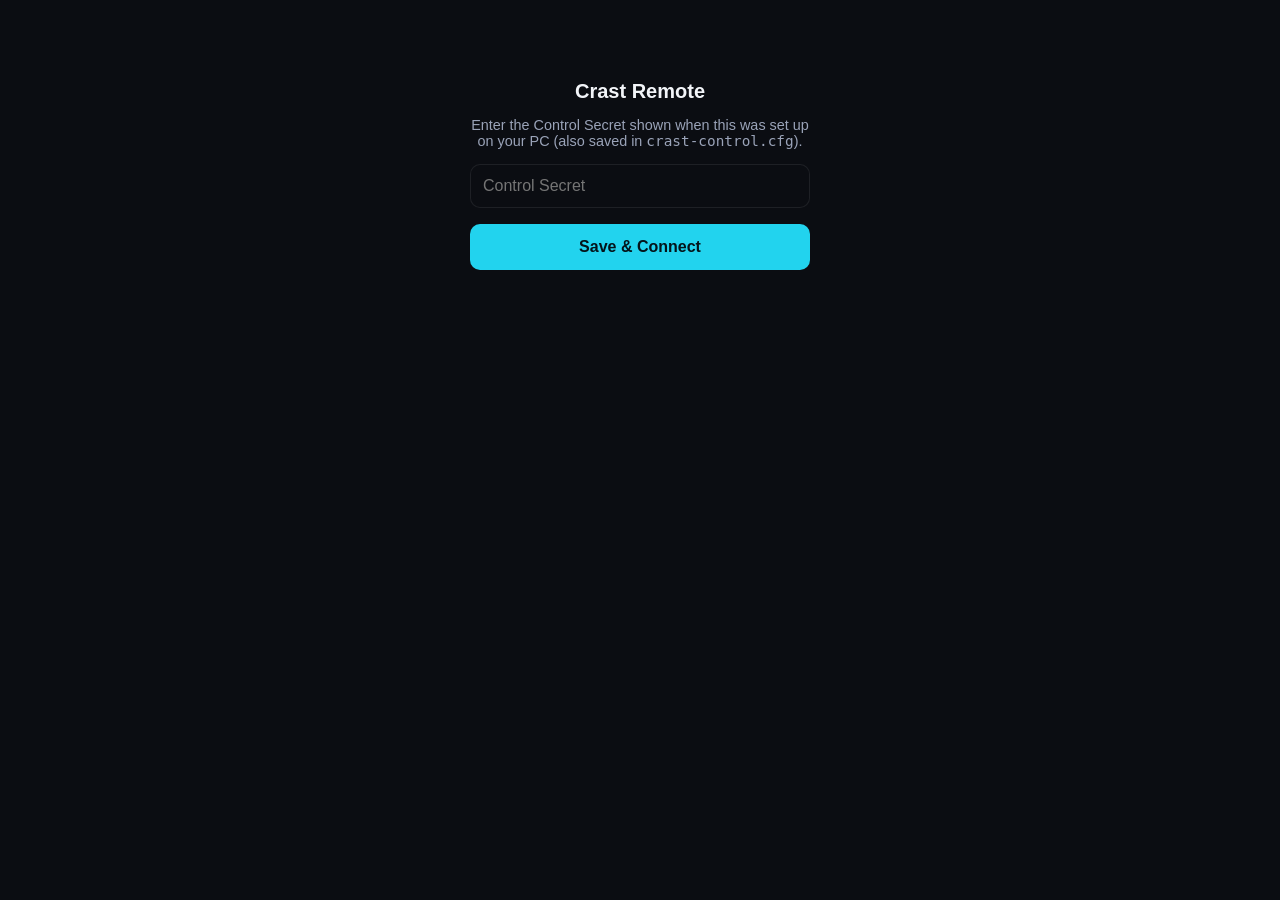
<file: remote.html>
<!doctype html>
<html lang="en">
<head>
  <meta charset="utf-8">
  <meta name="viewport" content="width=device-width, initial-scale=1, viewport-fit=cover">
  <title>Crast Remote</title>
  <meta name="robots" content="noindex, nofollow">
  <meta name="theme-color" content="#0b0d12">
  <meta name="apple-mobile-web-app-capable" content="yes">
  <meta name="apple-mobile-web-app-status-bar-style" content="black-translucent">
  <meta name="apple-mobile-web-app-title" content="Crast Remote">
  <link rel="apple-touch-icon" href="assets/apple-touch-icon.png">
  <link rel="icon" href="favicon.ico">
  <link rel="manifest" href="remote-manifest.json">
  <style>
    :root {
      --bg: #0b0d12;
      --card: #151822;
      --border: rgba(255,255,255,0.08);
      --text: #f2f4f8;
      --text-muted: #9aa3b8;
      --cyan: #22d3ee;
      --cyan-dim: rgba(34,211,238,0.12);
      --cyan-border: rgba(34,211,238,0.35);
      --radius: 14px;
    }
    * { box-sizing: border-box; }
    body {
      margin: 0;
      min-height: 100vh;
      background: var(--bg);
      color: var(--text);
      font-family: -apple-system, BlinkMacSystemFont, "Segoe UI", sans-serif;
      padding: 20px 16px 40px;
    }
    h1 { font-size: 1.25rem; margin: 0 0 4px; }
    .subtitle { color: var(--text-muted); font-size: 0.85rem; margin: 0 0 20px; }
    .card {
      background: var(--card);
      border: 1px solid var(--border);
      border-radius: var(--radius);
      padding: 16px;
      margin-bottom: 16px;
    }
    .state-big { font-size: 1.5rem; font-weight: 700; margin-bottom: 10px; letter-spacing: 0.3px; }
    .state-big.on { color: var(--cyan); }
    .state-big.off { color: var(--text-muted); }
    .confirm-bar {
      margin-top: 12px; padding: 10px 12px; border-radius: 10px;
      font-size: 0.85rem; font-weight: 600;
    }
    .confirm-bar.waiting { background: rgba(217,164,65,0.12); border: 1px solid rgba(217,164,65,0.4); color: #d9a441; }
    .confirm-bar.ok { background: rgba(46,160,67,0.12); border: 1px solid rgba(46,160,67,0.45); color: #4ac26b; }
    .confirm-bar.bad { background: rgba(248,81,73,0.12); border: 1px solid rgba(248,81,73,0.45); color: #f85149; }
    .status-row { display: flex; align-items: center; gap: 8px; font-size: 0.9rem; }
    .dot { width: 9px; height: 9px; border-radius: 50%; background: #555; flex-shrink: 0; }
    .dot.online { background: #2ea043; }
    .dot.stale { background: #d9a441; }
    .status-label { color: var(--text-muted); }
    .status-detail { color: var(--text-muted); font-size: 0.8rem; margin-top: 6px; }
    .tabs { display: flex; gap: 8px; margin-bottom: 16px; }
    .tab-btn {
      flex: 1;
      background: var(--card);
      border: 1px solid var(--border);
      color: var(--text-muted);
      border-radius: 10px;
      padding: 10px;
      font-size: 0.95rem;
      font-weight: 600;
    }
    .tab-btn.active { background: var(--cyan-dim); border-color: var(--cyan-border); color: var(--cyan); }
    .panel { display: none; }
    .panel.active { display: block; }
    .level-grid { display: grid; grid-template-columns: 1fr 1fr 1fr; gap: 10px; margin-bottom: 14px; }
    .level-btn {
      background: var(--card);
      border: 1px solid var(--border);
      color: var(--text);
      border-radius: 10px;
      padding: 16px 4px;
      font-size: 1rem;
      font-weight: 600;
    }
    .level-btn.current { background: var(--cyan-dim); border-color: var(--cyan-border); color: var(--cyan); }
    .slider-row { margin-bottom: 16px; }
    .slider-row label { display: flex; justify-content: space-between; font-size: 0.85rem; color: var(--text-muted); margin-bottom: 6px; }
    .slider-row label span.val { color: var(--text); font-weight: 600; }
    input[type=range] { width: 100%; accent-color: var(--cyan); }
    .toggle-row { display: flex; align-items: center; justify-content: space-between; margin-bottom: 16px; }
    .toggle-row label { font-size: 0.85rem; color: var(--text-muted); }
    .btn {
      display: block;
      width: 100%;
      border: none;
      border-radius: 10px;
      padding: 14px;
      font-size: 1rem;
      font-weight: 600;
      margin-top: 4px;
    }
    .btn-primary { background: var(--cyan); color: #04141a; }
    .btn-off { background: rgba(255,255,255,0.06); color: var(--text); border: 1px solid var(--border); margin-top: 16px; }
    .btn:disabled { opacity: 0.5; }
    #gate {
      max-width: 340px;
      margin: 60px auto 0;
      text-align: center;
    }
    #gate p { color: var(--text-muted); font-size: 0.9rem; }
    #gate input {
      width: 100%;
      background: var(--bg);
      border: 1px solid var(--border);
      color: var(--text);
      border-radius: 10px;
      padding: 12px;
      font-size: 1rem;
      margin-bottom: 12px;
    }
    #app { display: none; max-width: 480px; margin: 0 auto; }
    .change-secret { color: var(--text-muted); font-size: 0.8rem; text-align: center; margin-top: 20px; text-decoration: underline; }
  </style>
</head>
<body>
  <div id="gate">
    <h1>Crast Remote</h1>
    <p>Enter the Control Secret shown when this was set up on your PC (also saved in <code>crast-control.cfg</code>).</p>
    <input type="password" id="secretInput" placeholder="Control Secret" autocomplete="off" autocapitalize="off" spellcheck="false">
    <button class="btn btn-primary" id="saveSecretBtn">Save & Connect</button>
  </div>

  <div id="app">
    <h1>Crast Remote</h1>
    <p class="subtitle">Controls the Crast App instance running on your PC.</p>

    <div class="card">
      <div class="state-big" id="stateBig">—</div>
      <div class="status-row">
        <span class="dot" id="statusDot"></span>
        <span class="status-label" id="statusLabel">Connecting...</span>
      </div>
      <div class="status-detail" id="statusDetail"></div>
      <div class="confirm-bar" id="confirmBar" hidden></div>
    </div>

    <div class="tabs">
      <button class="tab-btn active" id="tabAutoBtn">Auto</button>
      <button class="tab-btn" id="tabManualBtn">Manual</button>
    </div>

    <div class="panel active" id="panelAuto">
      <div class="level-grid">
        <button class="level-btn" id="btnLow">Low</button>
        <button class="level-btn" id="btnMid">Mid</button>
        <button class="level-btn" id="btnHigh">High</button>
      </div>
    </div>

    <div class="panel" id="panelManual">
      <div class="card">
        <div class="slider-row">
          <label>Mouse <span class="val" id="mouseVal">70%</span></label>
          <input type="range" id="mouseSlider" min="0" max="100" value="70">
        </div>
        <div class="slider-row">
          <label>Keyboard <span class="val" id="keyVal">30%</span></label>
          <input type="range" id="keySlider" min="0" max="100" value="30">
        </div>
        <div class="slider-row">
          <label>Browser tab switch <span class="val" id="browserVal">25s</span></label>
          <input type="range" id="browserSlider" min="0" max="120" value="25">
        </div>
        <div class="slider-row">
          <label>App switch <span class="val" id="appSwitchVal">45s</span></label>
          <input type="range" id="appSwitchSlider" min="0" max="300" value="45">
        </div>
        <div class="toggle-row">
          <label>Range mode (vs. Constant)</label>
          <input type="checkbox" id="rangeToggle" checked>
        </div>
        <div class="slider-row">
          <label>Variation <span class="val" id="variationVal">15</span></label>
          <input type="range" id="variationSlider" min="0" max="30" value="15">
        </div>
      </div>
      <button class="btn btn-primary" id="applyManualBtn">Apply & Run Manual</button>
    </div>

    <button class="btn btn-off" id="offBtn">Turn Off</button>
    <div class="change-secret" id="changeSecretLink">Change control secret</div>
  </div>

  <script>
    // Same public Apps Script deployment CrastApp.ps1's ActivationUrl already
    // points at (control_set/control_get/control_report live alongside
    // activate/mint/version there) - NOT the separate "Only myself" admin
    // deployment, since this page authenticates via CONTROL_SECRET instead
    // of a Google login.
    var CONTROL_URL = "https://script.google.com/macros/s/AKfycbyamcFFLCkkR10X5HIQZzQ9ttH4uvCqYncHSIRETw9RhlEZN_EKjp2OqnP1_juwdm62/exec";
    var SECRET_KEY = "crastRemoteControlSecret";

    var secret = localStorage.getItem(SECRET_KEY);
    var pollTimer = null;

    function controlGet() {
      var url = CONTROL_URL + "?action=control_get&controlSecret=" + encodeURIComponent(secret);
      return fetch(url).then(function (r) { return r.json(); });
    }

    function controlSet(command) {
      var body = JSON.stringify({ action: "control_set", controlSecret: secret, command: command });
      // text/plain avoids a CORS preflight against Apps Script - the server
      // still JSON.parses the body regardless of the declared content-type.
      return fetch(CONTROL_URL, {
        method: "POST",
        headers: { "Content-Type": "text/plain;charset=utf-8" },
        body: body
      }).then(function (r) { return r.json(); });
    }

    // --- Confirmation tracking -------------------------------------------------
    // "Sent" only means the server accepted it. Real confirmation = the PC itself
    // reports back that it is now in the requested state. We track what we asked
    // for, poll faster while waiting, and only then show a confirmed state.
    var awaiting = null;        // { mode, label, since }
    var AWAIT_TIMEOUT_MS = 45000;

    function setConfirmBar(cls, text) {
      var bar = document.getElementById('confirmBar');
      if (!cls) { bar.hidden = true; return; }
      bar.hidden = false;
      bar.className = 'confirm-bar ' + cls;
      bar.textContent = text;
    }

    // Does the PC's reported status satisfy what we asked for?
    function statusMatches(status, mode) {
      if (!status) return false;
      if (mode === 'Off') return status.active === false;
      return status.active === true && status.level === mode;
    }

    function sendCommand(command, label) {
      awaiting = { mode: command.mode, label: label, since: Date.now() };
      setConfirmBar('waiting', 'Sent — waiting for your PC to confirm…');
      controlSet(command).then(function (res) {
        if (!res || !res.ok) {
          awaiting = null;
          setConfirmBar('bad', 'Could not send the command.');
          return;
        }
        schedulePoll(1500);   // poll faster while awaiting confirmation
      }).catch(function () {
        awaiting = null;
        setConfirmBar('bad', 'Network error — command not sent.');
      });
    }

    function highlightLevel(level) {
      ["Low", "Mid", "High"].forEach(function (l) {
        document.getElementById('btn' + l).classList.toggle('current', l === level);
      });
    }

    function refreshStatus() {
      return controlGet().then(function (res) {
        var dot = document.getElementById('statusDot');
        var label = document.getElementById('statusLabel');
        var detail = document.getElementById('statusDetail');
        var big = document.getElementById('stateBig');
        if (!res || !res.ok) {
          dot.className = 'dot';
          label.textContent = 'Cannot reach server';
          return;
        }
        var status = {};
        try { status = JSON.parse(res.status || "{}"); } catch (e) {}

        var lastSeenMs = res.lastSeenUtc ? (Date.now() - new Date(res.lastSeenUtc).getTime()) : null;
        var pcOnline = lastSeenMs !== null && lastSeenMs < 150000;
        if (lastSeenMs === null) {
          dot.className = 'dot';
          label.textContent = 'PC never connected yet';
        } else {
          var secsAgo = Math.max(0, Math.round(lastSeenMs / 1000));
          dot.className = pcOnline ? 'dot online' : 'dot stale';
          label.textContent = secsAgo < 60 ? ('Last seen ' + secsAgo + 's ago') : ('Last seen ' + Math.round(secsAgo / 60) + 'm ago');
        }

        // Big, unambiguous ON/OFF state straight from what the PC reported.
        if (!pcOnline) {
          big.textContent = 'PC offline';
          big.className = 'state-big off';
        } else if (status.active) {
          big.textContent = 'ON — ' + (status.level || '?');
          big.className = 'state-big on';
        } else {
          big.textContent = 'OFF';
          big.className = 'state-big off';
        }

        if (status.active) {
          detail.textContent = 'Crast is running on your PC.';
          highlightLevel(['Low','Mid','High'].indexOf(status.level) >= 0 ? status.level : null);
        } else {
          detail.textContent = 'Crast is not running.';
          highlightLevel(null);
        }

        // Confirmation: only clear once the PC ITSELF reports the requested state.
        if (awaiting) {
          if (pcOnline && statusMatches(status, awaiting.mode)) {
            setConfirmBar('ok', '✓ Confirmed by your PC: ' + (awaiting.mode === 'Off' ? 'turned OFF' : awaiting.mode + ' is running'));
            awaiting = null;
          } else if (Date.now() - awaiting.since > AWAIT_TIMEOUT_MS) {
            setConfirmBar('bad', 'No confirmation from your PC — it may be asleep or offline.');
            awaiting = null;
          }
        }
      }).catch(function () {
        document.getElementById('statusDot').className = 'dot';
        document.getElementById('statusLabel').textContent = 'Network error';
      });
    }

    // Adaptive polling: fast while awaiting a confirmation, relaxed otherwise.
    function schedulePoll(delayMs) {
      if (pollTimer) { clearTimeout(pollTimer); }
      pollTimer = setTimeout(function tick() {
        refreshStatus().then(function () {
          schedulePoll(awaiting ? 2000 : 7000);
        });
      }, delayMs);
    }

    function bindSlider(sliderId, valId, suffix) {
      var slider = document.getElementById(sliderId);
      var valEl = document.getElementById(valId);
      slider.addEventListener('input', function () {
        valEl.textContent = slider.value + suffix;
      });
    }

    function initApp() {
      document.getElementById('gate').style.display = 'none';
      document.getElementById('app').style.display = 'block';

      document.getElementById('tabAutoBtn').addEventListener('click', function () {
        document.getElementById('tabAutoBtn').classList.add('active');
        document.getElementById('tabManualBtn').classList.remove('active');
        document.getElementById('panelAuto').classList.add('active');
        document.getElementById('panelManual').classList.remove('active');
      });
      document.getElementById('tabManualBtn').addEventListener('click', function () {
        document.getElementById('tabManualBtn').classList.add('active');
        document.getElementById('tabAutoBtn').classList.remove('active');
        document.getElementById('panelManual').classList.add('active');
        document.getElementById('panelAuto').classList.remove('active');
      });

      document.getElementById('btnLow').addEventListener('click', function () { sendCommand({ mode: "Low" }, "Low"); });
      document.getElementById('btnMid').addEventListener('click', function () { sendCommand({ mode: "Mid" }, "Mid"); });
      document.getElementById('btnHigh').addEventListener('click', function () { sendCommand({ mode: "High" }, "High"); });
      document.getElementById('offBtn').addEventListener('click', function () { sendCommand({ mode: "Off" }, "Off"); });

      bindSlider('mouseSlider', 'mouseVal', '%');
      bindSlider('keySlider', 'keyVal', '%');
      bindSlider('browserSlider', 'browserVal', 's');
      bindSlider('appSwitchSlider', 'appSwitchVal', 's');
      bindSlider('variationSlider', 'variationVal', '');

      document.getElementById('applyManualBtn').addEventListener('click', function () {
        var command = {
          mode: "Manual",
          mouse: parseInt(document.getElementById('mouseSlider').value, 10),
          key: parseInt(document.getElementById('keySlider').value, 10),
          browserSec: parseInt(document.getElementById('browserSlider').value, 10),
          appSwitchSec: parseInt(document.getElementById('appSwitchSlider').value, 10),
          rangeMode: document.getElementById('rangeToggle').checked,
          variation: parseInt(document.getElementById('variationSlider').value, 10)
        };
        sendCommand(command, "Manual settings");
      });

      document.getElementById('changeSecretLink').addEventListener('click', function () {
        localStorage.removeItem(SECRET_KEY);
        location.reload();
      });

      refreshStatus();
      schedulePoll(7000);
    }

    document.getElementById('saveSecretBtn').addEventListener('click', function () {
      var v = document.getElementById('secretInput').value.trim();
      if (!v) return;
      secret = v;
      localStorage.setItem(SECRET_KEY, secret);
      initApp();
    });

    if (secret) { initApp(); }
  </script>
</body>
</html>
</file>
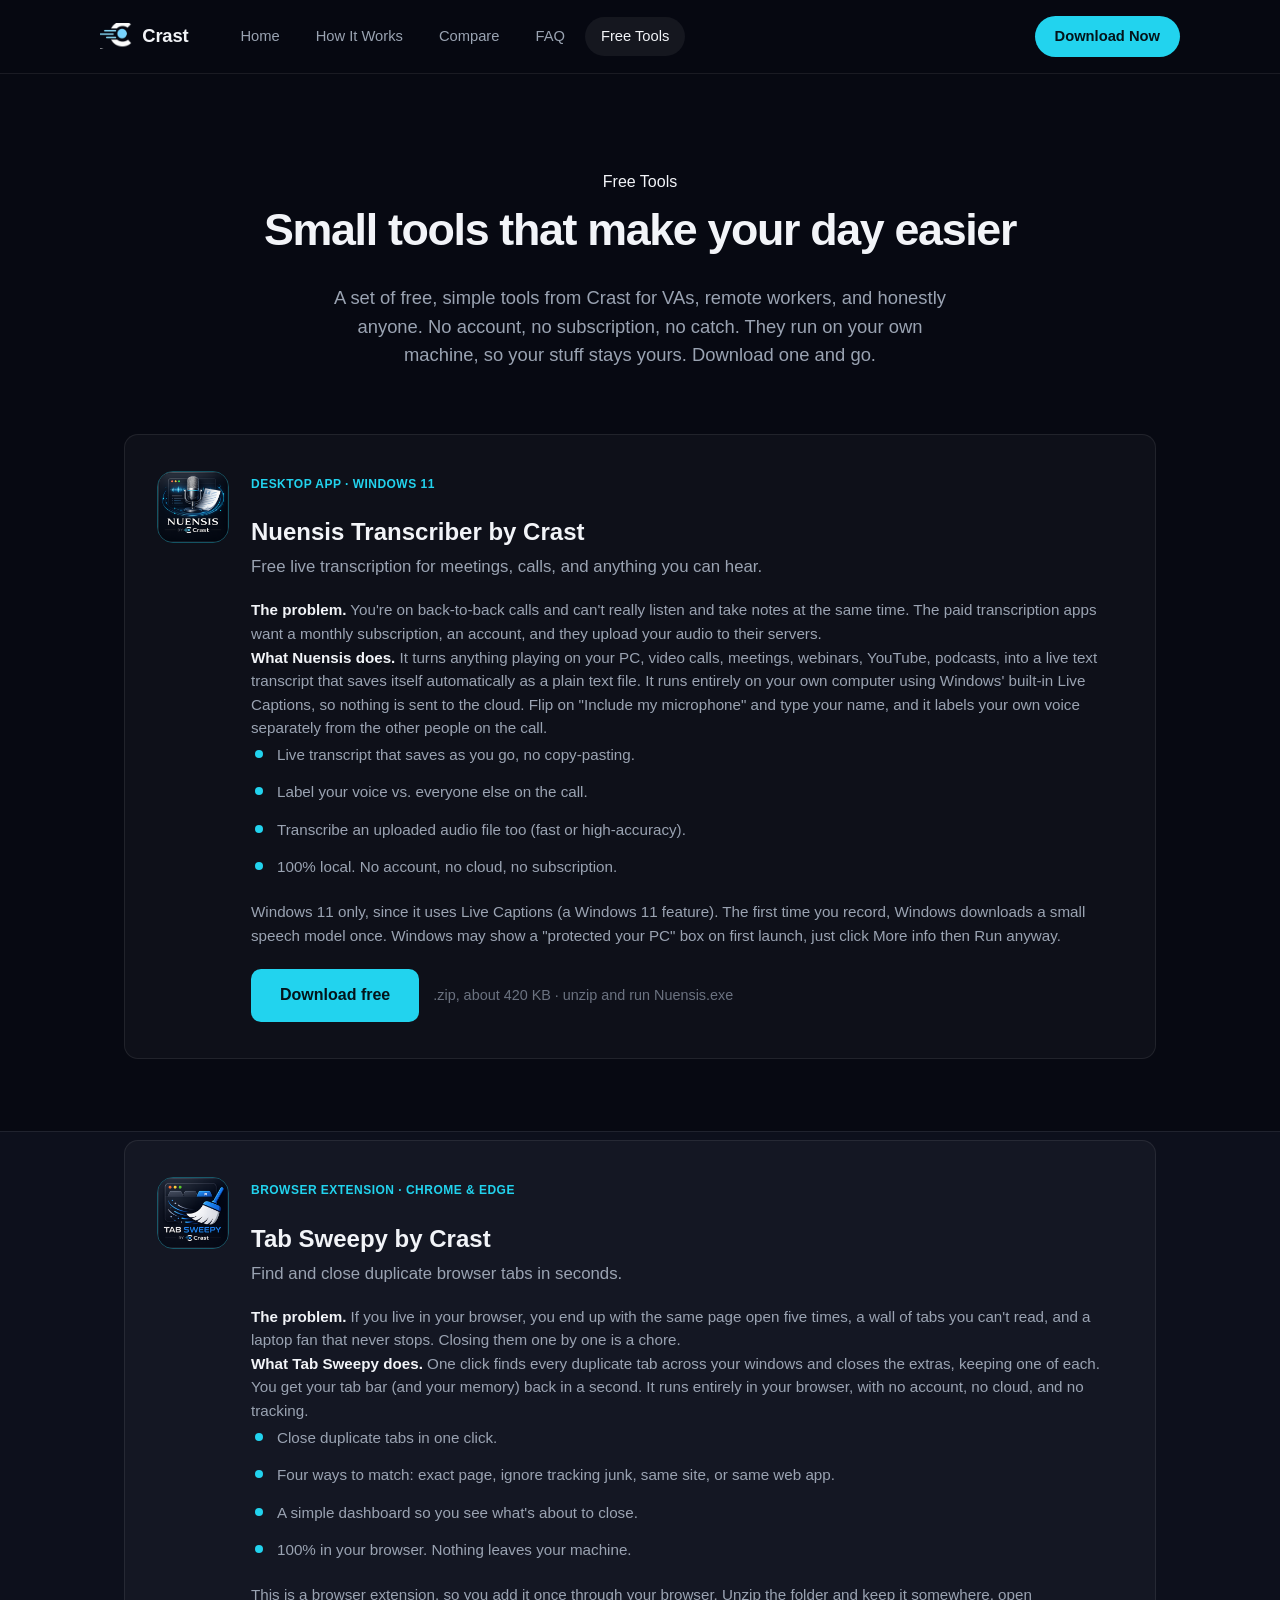
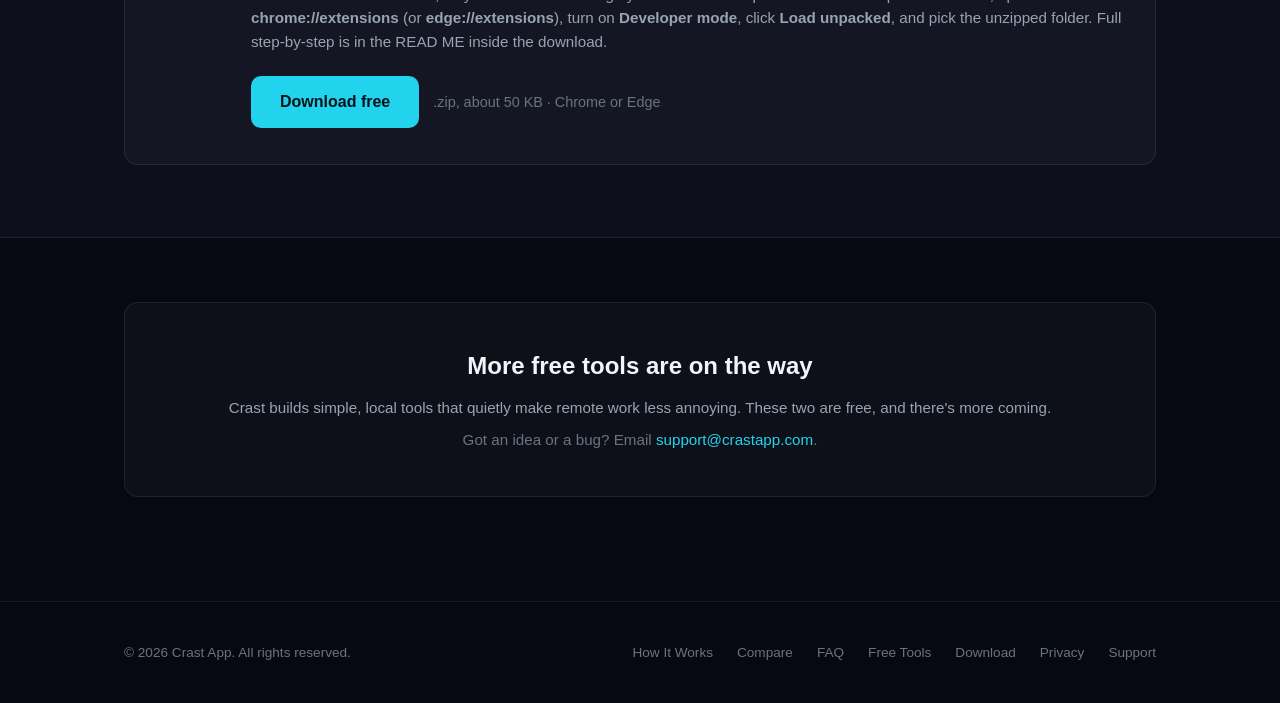
<file: tools.html>
<!doctype html>
<html lang="en">
<head>
  <meta charset="utf-8">
  <meta name="viewport" content="width=device-width, initial-scale=1">
  <title>Free Tools | Crast</title>
  <meta name="description" content="Free, simple tools from Crast for VAs, remote workers, and anyone: Nuensis Transcriber for live meeting transcription and Tab Sweepy for closing duplicate browser tabs. Free to download, no account, 100% local.">
  <link rel="canonical" href="https://crastapp.com/tools.html">
  <meta property="og:type" content="website">
  <meta property="og:site_name" content="Crast">
  <meta property="og:title" content="Free Tools | Crast">
  <meta property="og:description" content="Free, simple tools from Crast for VAs, remote workers, and anyone. Nuensis Transcriber and Tab Sweepy, free to download, 100% local.">
  <meta property="og:url" content="https://crastapp.com/tools.html">
  <meta property="og:image" content="https://crastapp.com/assets/og-image.png">
  <meta property="og:image:width" content="1200">
  <meta property="og:image:height" content="630">
  <meta name="twitter:card" content="summary_large_image">
  <meta name="twitter:title" content="Free Tools | Crast">
  <meta name="twitter:description" content="Free, simple tools from Crast for VAs, remote workers, and anyone.">
  <meta name="twitter:image" content="https://crastapp.com/assets/og-image.png">
  <link rel="icon" href="favicon.ico" sizes="any">
  <link rel="icon" type="image/png" sizes="32x32" href="assets/favicon-32x32.png">
  <link rel="icon" type="image/png" sizes="16x16" href="assets/favicon-16x16.png">
  <link rel="apple-touch-icon" href="assets/apple-touch-icon.png">
  <link rel="stylesheet" href="assets/style.css">
  <!-- Cloudflare Web Analytics --><script type='module' src='https://static.cloudflareinsights.com/beacon.min.js' data-cf-beacon='{"token": "18711a95cb9c4a1a94b65fb94aa64e3d"}'></script><!-- End Cloudflare Web Analytics -->
</head>
<body>

  <header class="site-header">
    <div class="container nav">
      <a href="index.html" class="brand">
        <img src="assets/logo-mark.png" alt="" class="brand-mark" width="32" height="26">
        Crast
      </a>
      <nav class="nav-tabs">
        <a href="index.html" class="nav-tab">Home</a>
        <a href="how-it-works.html" class="nav-tab">How It Works</a>
        <a href="alternatives.html" class="nav-tab">Compare</a>
        <a href="faq.html" class="nav-tab">FAQ</a>
        <a href="tools.html" class="nav-tab active">Free Tools</a>
      </nav>
      <a href="download.html" class="btn-download-nav">Download Now</a>
    </div>
  </header>

  <main>
    <section class="hero" style="padding-bottom:28px;">
      <div class="container">
        <span class="tag">Free Tools</span>
        <h1 style="font-size:clamp(2rem,4vw,2.8rem);">Small tools that make your day easier</h1>
        <p class="lead">A set of free, simple tools from Crast for VAs, remote workers, and honestly anyone. No account, no subscription, no catch. They run on your own machine, so your stuff stays yours. Download one and go.</p>
      </div>
    </section>

    <!-- Nuensis Transcriber -->
    <section class="guide-section" style="padding-top:0;">
      <div class="container">
        <div class="card" id="nuensis" style="padding:36px 32px;">
          <div style="display:flex; gap:22px; align-items:flex-start; flex-wrap:wrap;">
            <img src="assets/tools/nuensis.png" alt="Nuensis Transcriber by Crast logo" class="tool-icon" width="72" height="72">
            <div style="flex:1 1 340px; min-width:280px;">
              <span class="tag">Desktop app &middot; Windows 11</span>
              <h2 style="margin:8px 0 4px;">Nuensis Transcriber by Crast</h2>
              <p style="color:var(--text-muted); margin:0 0 18px; font-size:1.05rem;">Free live transcription for meetings, calls, and anything you can hear.</p>

              <p><strong style="color:var(--text);">The problem.</strong> You're on back-to-back calls and can't really listen and take notes at the same time. The paid transcription apps want a monthly subscription, an account, and they upload your audio to their servers.</p>
              <p><strong style="color:var(--text);">What Nuensis does.</strong> It turns anything playing on your PC, video calls, meetings, webinars, YouTube, podcasts, into a live text transcript that saves itself automatically as a plain text file. It runs entirely on your own computer using Windows' built-in Live Captions, so nothing is sent to the cloud. Flip on "Include my microphone" and type your name, and it labels your own voice separately from the other people on the call.</p>

              <ul class="tool-points">
                <li>Live transcript that saves as you go, no copy-pasting.</li>
                <li>Label your voice vs. everyone else on the call.</li>
                <li>Transcribe an uploaded audio file too (fast or high-accuracy).</li>
                <li>100% local. No account, no cloud, no subscription.</li>
              </ul>

              <p class="note">Windows 11 only, since it uses Live Captions (a Windows 11 feature). The first time you record, Windows downloads a small speech model once. Windows may show a "protected your PC" box on first launch, just click More info then Run anyway.</p>

              <div style="margin-top:22px; display:flex; gap:14px; align-items:center; flex-wrap:wrap;">
                <a href="downloads/nuensis-transcriber.zip" class="btn btn-primary" download>Download free</a>
                <span style="color:var(--text-faint); font-size:0.9rem;">.zip, about 420 KB &middot; unzip and run Nuensis.exe</span>
              </div>
            </div>
          </div>
        </div>
      </div>
    </section>

    <!-- Tab Sweepy -->
    <section class="guide-section alt" style="padding-top:8px;">
      <div class="container">
        <div class="card" id="tab-sweepy" style="padding:36px 32px;">
          <div style="display:flex; gap:22px; align-items:flex-start; flex-wrap:wrap;">
            <img src="assets/tools/tab-sweepy.png" alt="Tab Sweepy by Crast logo" class="tool-icon" width="72" height="72">
            <div style="flex:1 1 340px; min-width:280px;">
              <span class="tag">Browser extension &middot; Chrome &amp; Edge</span>
              <h2 style="margin:8px 0 4px;">Tab Sweepy by Crast</h2>
              <p style="color:var(--text-muted); margin:0 0 18px; font-size:1.05rem;">Find and close duplicate browser tabs in seconds.</p>

              <p><strong style="color:var(--text);">The problem.</strong> If you live in your browser, you end up with the same page open five times, a wall of tabs you can't read, and a laptop fan that never stops. Closing them one by one is a chore.</p>
              <p><strong style="color:var(--text);">What Tab Sweepy does.</strong> One click finds every duplicate tab across your windows and closes the extras, keeping one of each. You get your tab bar (and your memory) back in a second. It runs entirely in your browser, with no account, no cloud, and no tracking.</p>

              <ul class="tool-points">
                <li>Close duplicate tabs in one click.</li>
                <li>Four ways to match: exact page, ignore tracking junk, same site, or same web app.</li>
                <li>A simple dashboard so you see what's about to close.</li>
                <li>100% in your browser. Nothing leaves your machine.</li>
              </ul>

              <p class="note">This is a browser extension, so you add it once through your browser. Unzip the folder and keep it somewhere, open <strong>chrome://extensions</strong> (or <strong>edge://extensions</strong>), turn on <strong>Developer mode</strong>, click <strong>Load unpacked</strong>, and pick the unzipped folder. Full step-by-step is in the READ ME inside the download.</p>

              <div style="margin-top:22px; display:flex; gap:14px; align-items:center; flex-wrap:wrap;">
                <a href="downloads/tab-sweepy.zip" class="btn btn-primary" download>Download free</a>
                <span style="color:var(--text-faint); font-size:0.9rem;">.zip, about 50 KB &middot; Chrome or Edge</span>
              </div>
            </div>
          </div>
        </div>
      </div>
    </section>

    <section>
      <div class="container">
        <div class="card" style="text-align:center; padding:44px 32px;">
          <h2 style="margin:0 0 12px; font-size:1.5rem;">More free tools are on the way</h2>
          <p style="color:var(--text-muted); margin:0 0 8px;">Crast builds simple, local tools that quietly make remote work less annoying. These two are free, and there's more coming.</p>
          <p style="color:var(--text-faint); margin:0;">Got an idea or a bug? Email <a href="mailto:support@crastapp.com" style="color:var(--cyan);">support@crastapp.com</a>.</p>
        </div>
      </div>
    </section>
  </main>

  <footer class="site-footer">
    <div class="container footer-row">
      <span>&copy; 2026 Crast App. All rights reserved.</span>
      <div class="footer-links">
        <a href="how-it-works.html">How It Works</a>
        <a href="alternatives.html">Compare</a>
        <a href="faq.html">FAQ</a>
        <a href="tools.html">Free Tools</a>
        <a href="download.html">Download</a>
        <a href="privacy.html">Privacy</a>
        <a href="mailto:support@crastapp.com">Support</a>
      </div>
    </div>
  </footer>

</body>
</html>
</file>
<file: assets/style.css>
:root {
  --bg: rgb(7, 9, 18);
  --bg-raised: rgb(13, 16, 28);
  --bg-card: rgba(255, 255, 255, 0.03);
  --border: rgba(255, 255, 255, 0.08);
  --border-strong: rgba(255, 255, 255, 0.14);
  --text: #f2f4f8;
  --text-muted: #9aa3b2;
  --text-faint: #6b7280;
  --cyan: #22d3ee;
  --cyan-dim: rgba(34, 211, 238, 0.12);
  --cyan-border: rgba(34, 211, 238, 0.35);
  --radius: 14px;
  --maxw: 1080px;
}

* { box-sizing: border-box; }

html { scroll-behavior: smooth; }

body {
  margin: 0;
  background: var(--bg);
  color: var(--text);
  font-family: "Segoe UI", -apple-system, BlinkMacSystemFont, Roboto, sans-serif;
  line-height: 1.55;
  -webkit-font-smoothing: antialiased;
}

a { color: inherit; text-decoration: none; }

img, svg { max-width: 100%; }

.container {
  max-width: var(--maxw);
  margin: 0 auto;
  padding: 0 24px;
}

/* ---------- Header / nav ---------- */

.site-header {
  position: sticky;
  top: 0;
  z-index: 20;
  background: rgba(7, 9, 18, 0.82);
  backdrop-filter: blur(10px);
  border-bottom: 1px solid var(--border);
}

.nav {
  display: flex;
  align-items: center;
  justify-content: space-between;
  gap: 24px;
  padding: 16px 0;
}

.brand {
  display: flex;
  align-items: center;
  gap: 10px;
  font-size: 1.15rem;
  font-weight: 600;
  letter-spacing: -0.01em;
}

.brand-mark {
  height: 26px;
  width: auto;
  flex-shrink: 0;
  display: block;
}

.nav-tabs {
  display: flex;
  align-items: center;
  gap: 4px;
  flex: 1;
  margin-left: 12px;
}

.nav-tab {
  padding: 8px 16px;
  border-radius: 999px;
  font-size: 0.92rem;
  color: var(--text-muted);
  transition: color 0.15s ease, background 0.15s ease;
}

.nav-tab:hover { color: var(--text); background: rgba(255, 255, 255, 0.04); }

.nav-tab.active {
  color: var(--text);
  background: rgba(255, 255, 255, 0.06);
}

.btn-download-nav {
  padding: 9px 20px;
  border-radius: 999px;
  background: var(--cyan);
  color: #04141a;
  font-weight: 600;
  font-size: 0.92rem;
  white-space: nowrap;
  transition: filter 0.15s ease, transform 0.15s ease;
}

.btn-download-nav:hover { filter: brightness(1.08); transform: translateY(-1px); }

.nav-toggle {
  display: none;
}

/* ---------- Generic buttons ---------- */

.btn {
  display: inline-flex;
  align-items: center;
  justify-content: center;
  gap: 8px;
  padding: 13px 28px;
  border-radius: 10px;
  font-weight: 600;
  font-size: 1rem;
  cursor: pointer;
  border: 1px solid transparent;
}

.btn-primary {
  background: var(--cyan);
  color: #04141a;
  transition: filter 0.15s ease, transform 0.15s ease;
}

.btn-primary:hover { filter: brightness(1.08); transform: translateY(-1px); }

.btn-secondary {
  background: transparent;
  border-color: var(--border-strong);
  color: var(--text);
}

.btn-secondary:hover { border-color: var(--cyan-border); color: var(--cyan); }

.btn-disabled {
  background: var(--bg-card);
  border: 1px solid var(--border);
  color: var(--text-faint);
  cursor: not-allowed;
}

/* ---------- Hero ---------- */

.hero {
  padding: 96px 0 72px;
  text-align: center;
}

.eyebrow {
  display: inline-flex;
  align-items: center;
  gap: 8px;
  padding: 6px 14px;
  border-radius: 999px;
  background: var(--cyan-dim);
  border: 1px solid var(--cyan-border);
  color: var(--cyan);
  font-size: 0.82rem;
  font-weight: 600;
  letter-spacing: 0.02em;
  text-transform: uppercase;
  margin-bottom: 28px;
}

.hero h1 {
  font-size: clamp(2.4rem, 5vw, 3.6rem);
  letter-spacing: -0.03em;
  margin: 0 0 20px;
  font-weight: 700;
}

.hero p.motto {
  color: var(--cyan);
  font-weight: 600;
  font-size: 1.1rem;
  letter-spacing: -0.01em;
  margin: 0 0 22px;
}

.hero p.lead {
  max-width: 620px;
  margin: 0 auto 36px;
  color: var(--text-muted);
  font-size: 1.15rem;
}

.hero-actions {
  display: flex;
  justify-content: center;
  gap: 14px;
  flex-wrap: wrap;
}

/* ---------- Sections ---------- */

section { padding: 64px 0; }

.section-head {
  text-align: center;
  max-width: 620px;
  margin: 0 auto 48px;
}

.section-head h2 {
  font-size: clamp(1.7rem, 3vw, 2.2rem);
  letter-spacing: -0.02em;
  margin: 0 0 14px;
}

.section-head p {
  color: var(--text-muted);
  margin: 0;
}

/* ---------- Cards / grid ---------- */

.grid {
  display: grid;
  grid-template-columns: repeat(3, 1fr);
  gap: 20px;
}

.card {
  background: var(--bg-card);
  border: 1px solid var(--border);
  border-radius: var(--radius);
  padding: 28px;
}

.card h3 {
  margin: 0 0 10px;
  font-size: 1.1rem;
  letter-spacing: -0.01em;
}

.card p {
  margin: 0;
  color: var(--text-muted);
  font-size: 0.95rem;
}

.card .tag {
  display: inline-block;
  font-size: 0.75rem;
  font-weight: 700;
  color: var(--cyan);
  letter-spacing: 0.04em;
  text-transform: uppercase;
  margin-bottom: 12px;
}

/* ---------- Level bars (Home) ---------- */

.levels {
  display: grid;
  grid-template-columns: repeat(3, 1fr);
  gap: 16px;
}

.level-card {
  border: 1px solid var(--border);
  border-radius: var(--radius);
  padding: 24px;
  background: var(--bg-card);
}

.level-card .hotkey {
  font-family: ui-monospace, "Cascadia Code", Consolas, monospace;
  font-size: 0.78rem;
  color: var(--text-faint);
  background: rgba(255, 255, 255, 0.05);
  border: 1px solid var(--border);
  padding: 3px 8px;
  border-radius: 6px;
  display: inline-block;
  margin-bottom: 14px;
}

.level-card h3 { margin: 0 0 6px; font-size: 1.25rem; }

.level-card .pct {
  color: var(--cyan);
  font-weight: 700;
}

.bar {
  height: 6px;
  border-radius: 999px;
  background: rgba(255, 255, 255, 0.06);
  margin: 16px 0 4px;
  overflow: hidden;
}

.bar-fill {
  height: 100%;
  background: var(--cyan);
  border-radius: 999px;
}

/* ---------- Pricing tiers (Download) ---------- */

.tiers {
  display: grid;
  grid-template-columns: repeat(3, 1fr);
  gap: 20px;
}

.tier {
  border: 1px solid var(--border);
  border-radius: var(--radius);
  padding: 32px 26px;
  background: var(--bg-card);
  display: flex;
  flex-direction: column;
}

.tier.featured {
  border-color: var(--cyan-border);
  box-shadow: 0 0 0 1px var(--cyan-border), 0 0 32px -12px var(--cyan);
  position: relative;
}

.tier-badge {
  position: absolute;
  top: -12px;
  left: 50%;
  transform: translateX(-50%);
  background: var(--cyan);
  color: #04141a;
  font-size: 0.7rem;
  font-weight: 700;
  padding: 4px 12px;
  border-radius: 999px;
  letter-spacing: 0.03em;
  text-transform: uppercase;
  white-space: nowrap;
}

.tier h3 { margin: 0 0 4px; font-size: 1.15rem; }
.tier .devices { color: var(--text-muted); font-size: 0.9rem; margin-bottom: 20px; }
.tier .price { font-size: 1.9rem; font-weight: 700; margin-bottom: 4px; }
.tier .price span { font-size: 0.95rem; color: var(--text-faint); font-weight: 400; }

.tier ul {
  list-style: none;
  padding: 0;
  margin: 0 0 28px;
  flex: 1;
}

.tier li {
  display: flex;
  gap: 10px;
  align-items: flex-start;
  color: var(--text-muted);
  font-size: 0.9rem;
  padding: 7px 0;
}

.tier li::before {
  content: "";
  width: 6px;
  height: 6px;
  border-radius: 50%;
  background: var(--cyan);
  margin-top: 7px;
  flex-shrink: 0;
}

/* ---------- Coming soon banner ---------- */

.notice {
  display: flex;
  align-items: center;
  gap: 14px;
  padding: 16px 20px;
  border-radius: var(--radius);
  background: var(--cyan-dim);
  border: 1px solid var(--cyan-border);
  color: var(--text);
  font-size: 0.95rem;
  margin-bottom: 48px;
}

.notice strong { color: var(--cyan); }

/* ---------- Legal / policy documents ---------- */

.doc {
  max-width: 720px;
  margin: 0 auto;
  color: var(--text-muted);
}

.doc h2 {
  color: var(--text);
  font-size: 1.25rem;
  letter-spacing: -0.01em;
  margin: 40px 0 12px;
}

.doc h2:first-child { margin-top: 0; }

.doc p { margin: 0 0 16px; }

.doc ul {
  margin: 0 0 16px;
  padding-left: 20px;
}

.doc li { margin-bottom: 8px; }

.doc strong { color: var(--text); }

/* ---------- Guide sections (How It Works) ---------- */

.guide-section { padding: 72px 0; }

.guide-section.alt {
  background: var(--bg-raised);
  border-top: 1px solid var(--border);
  border-bottom: 1px solid var(--border);
}

.guide-grid {
  display: grid;
  grid-template-columns: 1fr 1fr;
  gap: 56px;
  align-items: center;
}

.guide-grid.reverse .guide-image { order: 2; }
.guide-grid.reverse .guide-text { order: 1; }

.guide-image {
  display: flex;
  justify-content: center;
}

.guide-image img {
  max-width: 100%;
  border-radius: var(--radius);
  border: 1px solid var(--border-strong);
  box-shadow: 0 20px 60px -20px rgba(0, 0, 0, 0.6);
}

.guide-text h2 {
  font-size: clamp(1.5rem, 2.6vw, 1.9rem);
  letter-spacing: -0.02em;
  margin: 0 0 14px;
}

.guide-text > p {
  color: var(--text-muted);
  margin: 0 0 22px;
}

.tool-icon {
  flex: 0 0 auto;
  width: 72px;
  height: 72px;
  border-radius: 16px;
  border: 1px solid var(--cyan-border);
}

.tool-points {
  list-style: none;
  margin: 0 0 18px;
  padding: 0;
}
.tool-points li {
  position: relative;
  padding: 3px 0 3px 26px;
  margin-bottom: 8px;
  color: var(--text-muted);
  font-size: 0.95rem;
}
.tool-points li::before {
  content: "";
  position: absolute;
  left: 4px;
  top: 10px;
  width: 8px;
  height: 8px;
  border-radius: 50%;
  background: var(--cyan);
}

.steps {
  list-style: none;
  counter-reset: step;
  margin: 0 0 20px;
  padding: 0;
}

.steps li {
  counter-increment: step;
  position: relative;
  padding: 4px 0 4px 40px;
  margin-bottom: 14px;
  color: var(--text-muted);
  font-size: 0.95rem;
}

.steps li::before {
  content: counter(step);
  position: absolute;
  left: 0;
  top: 2px;
  width: 26px;
  height: 26px;
  border-radius: 50%;
  background: var(--cyan-dim);
  border: 1px solid var(--cyan-border);
  color: var(--cyan);
  font-weight: 700;
  font-size: 0.8rem;
  display: flex;
  align-items: center;
  justify-content: center;
}

.steps strong { color: var(--text); }

.guide-text .note {
  font-size: 0.88rem;
  color: var(--text-faint);
  background: var(--bg-card);
  border: 1px solid var(--border);
  border-radius: 10px;
  padding: 12px 16px;
  margin: 0;
}

kbd {
  font-family: ui-monospace, "Cascadia Code", Consolas, monospace;
  font-size: 0.82rem;
  color: var(--text);
  background: rgba(255, 255, 255, 0.07);
  border: 1px solid var(--border-strong);
  border-radius: 5px;
  padding: 2px 7px;
}

@media (max-width: 760px) {
  .guide-grid,
  .guide-grid.reverse {
    grid-template-columns: 1fr;
    gap: 32px;
  }
  .guide-grid.reverse .guide-image,
  .guide-grid.reverse .guide-text { order: initial; }
  .guide-section { padding: 48px 0; }
}

/* ---------- FAQ ---------- */

.faq-list { max-width: 760px; margin: 0 auto; }

.faq-item {
  border-bottom: 1px solid var(--border);
}

.faq-q {
  width: 100%;
  background: none;
  border: none;
  color: var(--text);
  text-align: left;
  font-size: 1.02rem;
  font-weight: 600;
  padding: 22px 4px;
  cursor: pointer;
  display: flex;
  justify-content: space-between;
  align-items: center;
  gap: 20px;
  font-family: inherit;
}

.faq-q .icon {
  color: var(--cyan);
  font-size: 1.3rem;
  flex-shrink: 0;
  transition: transform 0.2s ease;
  line-height: 1;
}

.faq-item.open .faq-q .icon { transform: rotate(45deg); }

.faq-a {
  max-height: 0;
  overflow: hidden;
  transition: max-height 0.25s ease, padding 0.25s ease;
  color: var(--text-muted);
  font-size: 0.95rem;
  padding: 0 4px;
}

.faq-item.open .faq-a {
  max-height: 400px;
  padding: 0 4px 22px;
}

/* ---------- Footer ---------- */

.site-footer {
  border-top: 1px solid var(--border);
  padding: 40px 0;
  margin-top: 40px;
}

.footer-row {
  display: flex;
  justify-content: space-between;
  align-items: center;
  flex-wrap: wrap;
  gap: 16px;
  color: var(--text-faint);
  font-size: 0.85rem;
}

.footer-links {
  display: flex;
  gap: 24px;
}

.footer-links a:hover { color: var(--cyan); }

/* ---------- Responsive ---------- */

@media (max-width: 760px) {
  .grid, .levels, .tiers { grid-template-columns: 1fr; }
  .hero { padding: 64px 0 48px; }

  .nav {
    flex-wrap: wrap;
    row-gap: 10px;
  }
  .brand { order: 1; }
  .btn-download-nav { order: 2; margin-left: auto; }
  .nav-tabs {
    order: 3;
    flex: 1 1 100%;
    margin-left: 0;
    justify-content: center;
  }
}

/* ---------- Modal ---------- */

.modal-overlay {
  position: fixed;
  inset: 0;
  background: rgba(0, 0, 0, 0.6);
  display: flex;
  align-items: center;
  justify-content: center;
  z-index: 100;
  padding: 20px;
}

.modal-overlay[hidden] { display: none; }

.modal-card {
  position: relative;
  background: var(--bg-raised);
  border: 1px solid var(--border-strong);
  border-radius: var(--radius);
  padding: 40px 32px 32px;
  max-width: 380px;
  width: 100%;
  text-align: center;
}

.modal-card h3 {
  margin: 0 0 12px;
  font-size: 1.3rem;
  letter-spacing: -0.01em;
}

.modal-card p {
  color: var(--text-muted);
  margin: 0 0 24px;
  font-size: 0.95rem;
}

.modal-close {
  position: absolute;
  top: 10px;
  right: 12px;
  background: none;
  border: none;
  color: var(--text-faint);
  font-size: 1.4rem;
  line-height: 1;
  cursor: pointer;
  padding: 6px;
}

.modal-close:hover { color: var(--text); }
</file>
